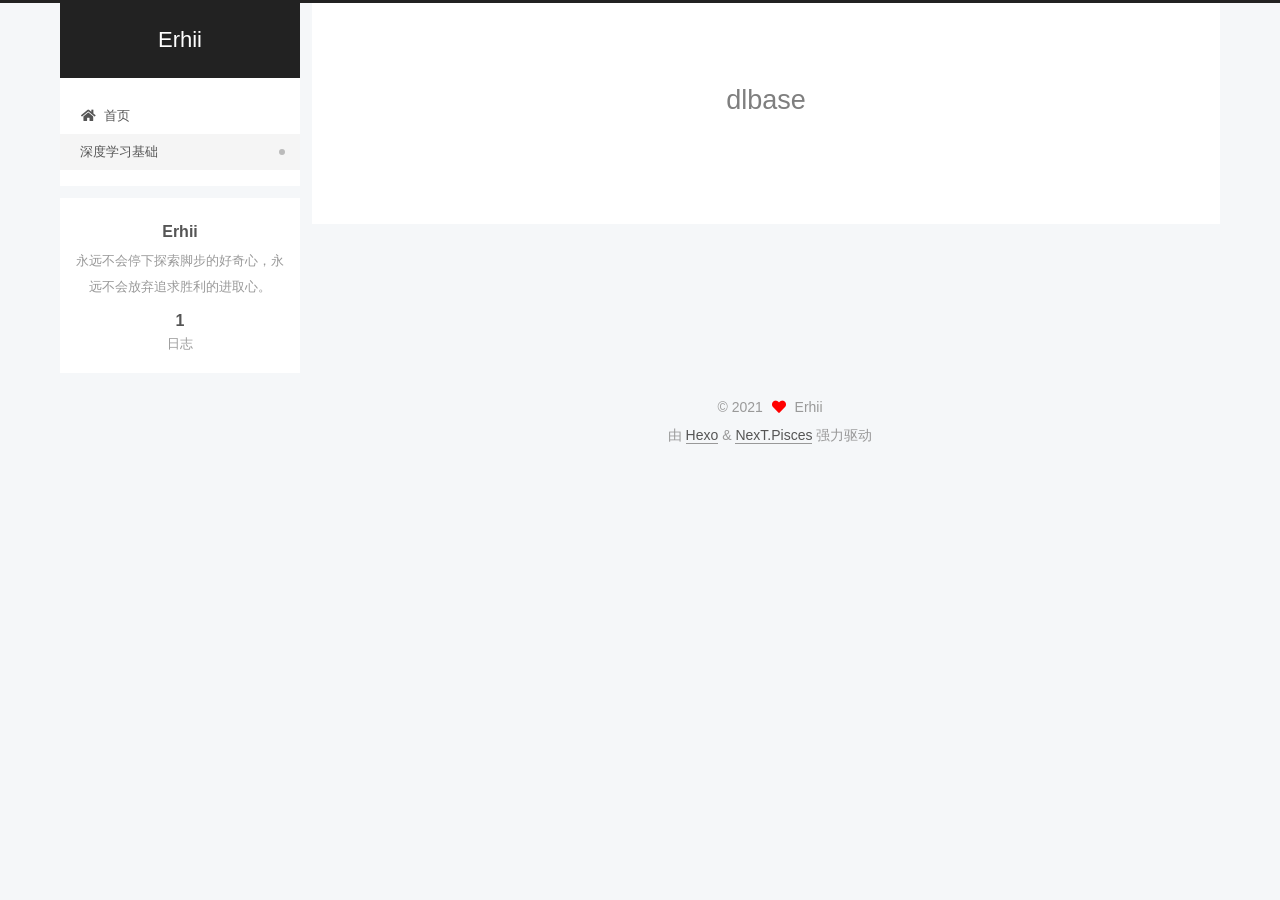
<file: dlbase/index.html>
<!DOCTYPE html>
<html lang="zh-CN">
<head>
  <meta charset="UTF-8">
<meta name="viewport" content="width=device-width, initial-scale=1, maximum-scale=2">
<meta name="theme-color" content="#222">
<meta name="generator" content="Hexo 5.4.0">
  <link rel="apple-touch-icon" sizes="180x180" href="/images/apple-touch-icon-next.png">
  <link rel="icon" type="image/png" sizes="32x32" href="/images/favicon-32x32-next.png">
  <link rel="icon" type="image/png" sizes="16x16" href="/images/favicon-16x16-next.png">
  <link rel="mask-icon" href="/images/logo.svg" color="#222">

<link rel="stylesheet" href="/css/main.css">


<link rel="stylesheet" href="/lib/font-awesome/css/all.min.css">

<script id="hexo-configurations">
    var NexT = window.NexT || {};
    var CONFIG = {"hostname":"example.com","root":"/","scheme":"Pisces","version":"7.8.0","exturl":false,"sidebar":{"position":"left","display":"post","padding":18,"offset":12,"onmobile":false},"copycode":{"enable":false,"show_result":false,"style":null},"back2top":{"enable":true,"sidebar":false,"scrollpercent":false},"bookmark":{"enable":false,"color":"#222","save":"auto"},"fancybox":false,"mediumzoom":false,"lazyload":false,"pangu":false,"comments":{"style":"tabs","active":null,"storage":true,"lazyload":false,"nav":null},"algolia":{"hits":{"per_page":10},"labels":{"input_placeholder":"Search for Posts","hits_empty":"We didn't find any results for the search: ${query}","hits_stats":"${hits} results found in ${time} ms"}},"localsearch":{"enable":false,"trigger":"auto","top_n_per_article":1,"unescape":false,"preload":false},"motion":{"enable":true,"async":false,"transition":{"post_block":"fadeIn","post_header":"slideDownIn","post_body":"slideDownIn","coll_header":"slideLeftIn","sidebar":"slideUpIn"}}};
  </script>

  <meta name="description" content="永远不会停下探索脚步的好奇心，永远不会放弃追求胜利的进取心。">
<meta property="og:type" content="website">
<meta property="og:title" content="dlbase">
<meta property="og:url" content="http://example.com/dlbase/index.html">
<meta property="og:site_name" content="Erhii">
<meta property="og:description" content="永远不会停下探索脚步的好奇心，永远不会放弃追求胜利的进取心。">
<meta property="og:locale" content="zh_CN">
<meta property="article:published_time" content="2021-09-13T08:55:54.000Z">
<meta property="article:modified_time" content="2021-09-13T08:55:54.665Z">
<meta property="article:author" content="Erhii">
<meta name="twitter:card" content="summary">

<link rel="canonical" href="http://example.com/dlbase/">


<script id="page-configurations">
  // https://hexo.io/docs/variables.html
  CONFIG.page = {
    sidebar: "",
    isHome : false,
    isPost : false,
    lang   : 'zh-CN'
  };
</script>

  <title>dlbase | Erhii
</title>
  






  <noscript>
  <style>
  .use-motion .brand,
  .use-motion .menu-item,
  .sidebar-inner,
  .use-motion .post-block,
  .use-motion .pagination,
  .use-motion .comments,
  .use-motion .post-header,
  .use-motion .post-body,
  .use-motion .collection-header { opacity: initial; }

  .use-motion .site-title,
  .use-motion .site-subtitle {
    opacity: initial;
    top: initial;
  }

  .use-motion .logo-line-before i { left: initial; }
  .use-motion .logo-line-after i { right: initial; }
  </style>
</noscript>

</head>

<body itemscope itemtype="http://schema.org/WebPage">
  <div class="container use-motion">
    <div class="headband"></div>

    <header class="header" itemscope itemtype="http://schema.org/WPHeader">
      <div class="header-inner"><div class="site-brand-container">
  <div class="site-nav-toggle">
    <div class="toggle" aria-label="切换导航栏">
      <span class="toggle-line toggle-line-first"></span>
      <span class="toggle-line toggle-line-middle"></span>
      <span class="toggle-line toggle-line-last"></span>
    </div>
  </div>

  <div class="site-meta">

    <a href="/" class="brand" rel="start">
      <span class="logo-line-before"><i></i></span>
      <h1 class="site-title">Erhii</h1>
      <span class="logo-line-after"><i></i></span>
    </a>
  </div>

  <div class="site-nav-right">
    <div class="toggle popup-trigger">
    </div>
  </div>
</div>




<nav class="site-nav">
  <ul id="menu" class="main-menu menu">
        <li class="menu-item menu-item-home">

    <a href="/" rel="section"><i class="fa fa-home fa-fw"></i>首页</a>

  </li>
        <li class="menu-item menu-item-dlbase">

    <a href="/dlbase/" rel="section"><i class="graduation-cap fa-fw"></i>深度学习基础</a>

  </li>
  </ul>
</nav>




</div>
    </header>

    
  <div class="back-to-top">
    <i class="fa fa-arrow-up"></i>
    <span>0%</span>
  </div>


    <main class="main">
      <div class="main-inner">
        <div class="content-wrap">
          
  
  

          <div class="content page posts-expand">
            

    
    
    
    <div class="post-block" lang="zh-CN">
      <header class="post-header">

<h1 class="post-title" itemprop="name headline">dlbase
</h1>

<div class="post-meta">
  

</div>

</header>

      
      
      
      <div class="post-body">
          
      </div>
      
      
      
    </div>
    

    
    
    


          </div>
          

<script>
  window.addEventListener('tabs:register', () => {
    let { activeClass } = CONFIG.comments;
    if (CONFIG.comments.storage) {
      activeClass = localStorage.getItem('comments_active') || activeClass;
    }
    if (activeClass) {
      let activeTab = document.querySelector(`a[href="#comment-${activeClass}"]`);
      if (activeTab) {
        activeTab.click();
      }
    }
  });
  if (CONFIG.comments.storage) {
    window.addEventListener('tabs:click', event => {
      if (!event.target.matches('.tabs-comment .tab-content .tab-pane')) return;
      let commentClass = event.target.classList[1];
      localStorage.setItem('comments_active', commentClass);
    });
  }
</script>

        </div>
          
  
  <div class="toggle sidebar-toggle">
    <span class="toggle-line toggle-line-first"></span>
    <span class="toggle-line toggle-line-middle"></span>
    <span class="toggle-line toggle-line-last"></span>
  </div>

  <aside class="sidebar">
    <div class="sidebar-inner">

      <ul class="sidebar-nav motion-element">
        <li class="sidebar-nav-toc">
          文章目录
        </li>
        <li class="sidebar-nav-overview">
          站点概览
        </li>
      </ul>

      <!--noindex-->
      <div class="post-toc-wrap sidebar-panel">
      </div>
      <!--/noindex-->

      <div class="site-overview-wrap sidebar-panel">
        <div class="site-author motion-element" itemprop="author" itemscope itemtype="http://schema.org/Person">
  <p class="site-author-name" itemprop="name">Erhii</p>
  <div class="site-description" itemprop="description">永远不会停下探索脚步的好奇心，永远不会放弃追求胜利的进取心。</div>
</div>
<div class="site-state-wrap motion-element">
  <nav class="site-state">
      <div class="site-state-item site-state-posts">
          <a href="/archives">
          <span class="site-state-item-count">1</span>
          <span class="site-state-item-name">日志</span>
        </a>
      </div>
  </nav>
</div>



      </div>

    </div>
  </aside>
  <div id="sidebar-dimmer"></div>


      </div>
    </main>

    <footer class="footer">
      <div class="footer-inner">
        

        

<div class="copyright">
  
  &copy; 
  <span itemprop="copyrightYear">2021</span>
  <span class="with-love">
    <i class="fa fa-heart"></i>
  </span>
  <span class="author" itemprop="copyrightHolder">Erhii</span>
</div>
  <div class="powered-by">由 <a href="https://hexo.io/" class="theme-link" rel="noopener" target="_blank">Hexo</a> & <a href="https://pisces.theme-next.org/" class="theme-link" rel="noopener" target="_blank">NexT.Pisces</a> 强力驱动
  </div>

        








      </div>
    </footer>
  </div>

  
  <script src="/lib/anime.min.js"></script>
  <script src="/lib/velocity/velocity.min.js"></script>
  <script src="/lib/velocity/velocity.ui.min.js"></script>

<script src="/js/utils.js"></script>

<script src="/js/motion.js"></script>


<script src="/js/schemes/pisces.js"></script>


<script src="/js/next-boot.js"></script>




  















  

  

</body>
</html>
</file>
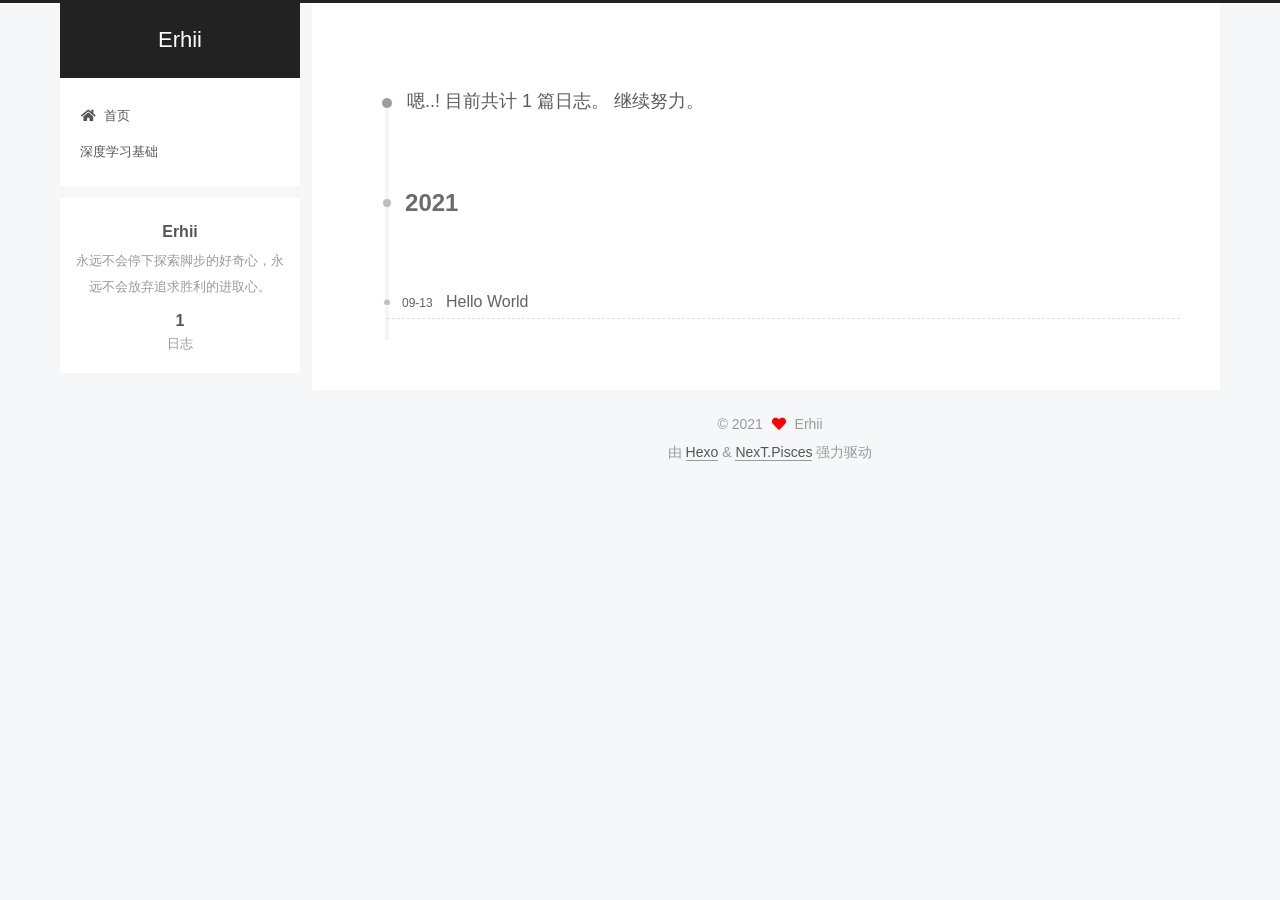
<file: archives/2021/index.html>
<!DOCTYPE html>
<html lang="zh-CN">
<head>
  <meta charset="UTF-8">
<meta name="viewport" content="width=device-width, initial-scale=1, maximum-scale=2">
<meta name="theme-color" content="#222">
<meta name="generator" content="Hexo 5.4.0">
  <link rel="apple-touch-icon" sizes="180x180" href="/images/apple-touch-icon-next.png">
  <link rel="icon" type="image/png" sizes="32x32" href="/images/favicon-32x32-next.png">
  <link rel="icon" type="image/png" sizes="16x16" href="/images/favicon-16x16-next.png">
  <link rel="mask-icon" href="/images/logo.svg" color="#222">

<link rel="stylesheet" href="/css/main.css">


<link rel="stylesheet" href="/lib/font-awesome/css/all.min.css">

<script id="hexo-configurations">
    var NexT = window.NexT || {};
    var CONFIG = {"hostname":"example.com","root":"/","scheme":"Pisces","version":"7.8.0","exturl":false,"sidebar":{"position":"left","display":"post","padding":18,"offset":12,"onmobile":false},"copycode":{"enable":false,"show_result":false,"style":null},"back2top":{"enable":true,"sidebar":false,"scrollpercent":false},"bookmark":{"enable":false,"color":"#222","save":"auto"},"fancybox":false,"mediumzoom":false,"lazyload":false,"pangu":false,"comments":{"style":"tabs","active":null,"storage":true,"lazyload":false,"nav":null},"algolia":{"hits":{"per_page":10},"labels":{"input_placeholder":"Search for Posts","hits_empty":"We didn't find any results for the search: ${query}","hits_stats":"${hits} results found in ${time} ms"}},"localsearch":{"enable":false,"trigger":"auto","top_n_per_article":1,"unescape":false,"preload":false},"motion":{"enable":true,"async":false,"transition":{"post_block":"fadeIn","post_header":"slideDownIn","post_body":"slideDownIn","coll_header":"slideLeftIn","sidebar":"slideUpIn"}}};
  </script>

  <meta name="description" content="永远不会停下探索脚步的好奇心，永远不会放弃追求胜利的进取心。">
<meta property="og:type" content="website">
<meta property="og:title" content="Erhii">
<meta property="og:url" content="http://example.com/archives/2021/index.html">
<meta property="og:site_name" content="Erhii">
<meta property="og:description" content="永远不会停下探索脚步的好奇心，永远不会放弃追求胜利的进取心。">
<meta property="og:locale" content="zh_CN">
<meta property="article:author" content="Erhii">
<meta name="twitter:card" content="summary">

<link rel="canonical" href="http://example.com/archives/2021/">


<script id="page-configurations">
  // https://hexo.io/docs/variables.html
  CONFIG.page = {
    sidebar: "",
    isHome : false,
    isPost : false,
    lang   : 'zh-CN'
  };
</script>

  <title>归档 | Erhii</title>
  






  <noscript>
  <style>
  .use-motion .brand,
  .use-motion .menu-item,
  .sidebar-inner,
  .use-motion .post-block,
  .use-motion .pagination,
  .use-motion .comments,
  .use-motion .post-header,
  .use-motion .post-body,
  .use-motion .collection-header { opacity: initial; }

  .use-motion .site-title,
  .use-motion .site-subtitle {
    opacity: initial;
    top: initial;
  }

  .use-motion .logo-line-before i { left: initial; }
  .use-motion .logo-line-after i { right: initial; }
  </style>
</noscript>

</head>

<body itemscope itemtype="http://schema.org/WebPage">
  <div class="container use-motion">
    <div class="headband"></div>

    <header class="header" itemscope itemtype="http://schema.org/WPHeader">
      <div class="header-inner"><div class="site-brand-container">
  <div class="site-nav-toggle">
    <div class="toggle" aria-label="切换导航栏">
      <span class="toggle-line toggle-line-first"></span>
      <span class="toggle-line toggle-line-middle"></span>
      <span class="toggle-line toggle-line-last"></span>
    </div>
  </div>

  <div class="site-meta">

    <a href="/" class="brand" rel="start">
      <span class="logo-line-before"><i></i></span>
      <h1 class="site-title">Erhii</h1>
      <span class="logo-line-after"><i></i></span>
    </a>
  </div>

  <div class="site-nav-right">
    <div class="toggle popup-trigger">
    </div>
  </div>
</div>




<nav class="site-nav">
  <ul id="menu" class="main-menu menu">
        <li class="menu-item menu-item-home">

    <a href="/" rel="section"><i class="fa fa-home fa-fw"></i>首页</a>

  </li>
        <li class="menu-item menu-item-dlbase">

    <a href="/dlbase/" rel="section"><i class="graduation-cap fa-fw"></i>深度学习基础</a>

  </li>
  </ul>
</nav>




</div>
    </header>

    
  <div class="back-to-top">
    <i class="fa fa-arrow-up"></i>
    <span>0%</span>
  </div>


    <main class="main">
      <div class="main-inner">
        <div class="content-wrap">
          

          <div class="content archive">
            

  
  
  
  <div class="post-block">
    <div class="posts-collapse">
      <div class="collection-title">
        <span class="collection-header">嗯..! 目前共计 1 篇日志。 继续努力。</span>
      </div>

      
    <div class="collection-year">
      <span class="collection-header">2021</span>
    </div>

  <article itemscope itemtype="http://schema.org/Article">
    <header class="post-header">

      <div class="post-meta">
        <time itemprop="dateCreated"
              datetime="2021-09-13T15:35:00+08:00"
              content="2021-09-13">
          09-13
        </time>
      </div>

      <div class="post-title">
          <a class="post-title-link" href="/2021/09/13/hello-world/" itemprop="url">
            <span itemprop="name">Hello World</span>
          </a>
      </div>

    </header>
  </article>


    </div>
  </div>
  
  
  

  



          </div>
          

<script>
  window.addEventListener('tabs:register', () => {
    let { activeClass } = CONFIG.comments;
    if (CONFIG.comments.storage) {
      activeClass = localStorage.getItem('comments_active') || activeClass;
    }
    if (activeClass) {
      let activeTab = document.querySelector(`a[href="#comment-${activeClass}"]`);
      if (activeTab) {
        activeTab.click();
      }
    }
  });
  if (CONFIG.comments.storage) {
    window.addEventListener('tabs:click', event => {
      if (!event.target.matches('.tabs-comment .tab-content .tab-pane')) return;
      let commentClass = event.target.classList[1];
      localStorage.setItem('comments_active', commentClass);
    });
  }
</script>

        </div>
          
  
  <div class="toggle sidebar-toggle">
    <span class="toggle-line toggle-line-first"></span>
    <span class="toggle-line toggle-line-middle"></span>
    <span class="toggle-line toggle-line-last"></span>
  </div>

  <aside class="sidebar">
    <div class="sidebar-inner">

      <ul class="sidebar-nav motion-element">
        <li class="sidebar-nav-toc">
          文章目录
        </li>
        <li class="sidebar-nav-overview">
          站点概览
        </li>
      </ul>

      <!--noindex-->
      <div class="post-toc-wrap sidebar-panel">
      </div>
      <!--/noindex-->

      <div class="site-overview-wrap sidebar-panel">
        <div class="site-author motion-element" itemprop="author" itemscope itemtype="http://schema.org/Person">
  <p class="site-author-name" itemprop="name">Erhii</p>
  <div class="site-description" itemprop="description">永远不会停下探索脚步的好奇心，永远不会放弃追求胜利的进取心。</div>
</div>
<div class="site-state-wrap motion-element">
  <nav class="site-state">
      <div class="site-state-item site-state-posts">
          <a href="/archives">
          <span class="site-state-item-count">1</span>
          <span class="site-state-item-name">日志</span>
        </a>
      </div>
  </nav>
</div>



      </div>

    </div>
  </aside>
  <div id="sidebar-dimmer"></div>


      </div>
    </main>

    <footer class="footer">
      <div class="footer-inner">
        

        

<div class="copyright">
  
  &copy; 
  <span itemprop="copyrightYear">2021</span>
  <span class="with-love">
    <i class="fa fa-heart"></i>
  </span>
  <span class="author" itemprop="copyrightHolder">Erhii</span>
</div>
  <div class="powered-by">由 <a href="https://hexo.io/" class="theme-link" rel="noopener" target="_blank">Hexo</a> & <a href="https://pisces.theme-next.org/" class="theme-link" rel="noopener" target="_blank">NexT.Pisces</a> 强力驱动
  </div>

        








      </div>
    </footer>
  </div>

  
  <script src="/lib/anime.min.js"></script>
  <script src="/lib/velocity/velocity.min.js"></script>
  <script src="/lib/velocity/velocity.ui.min.js"></script>

<script src="/js/utils.js"></script>

<script src="/js/motion.js"></script>


<script src="/js/schemes/pisces.js"></script>


<script src="/js/next-boot.js"></script>




  















  

  

</body>
</html>
</file>
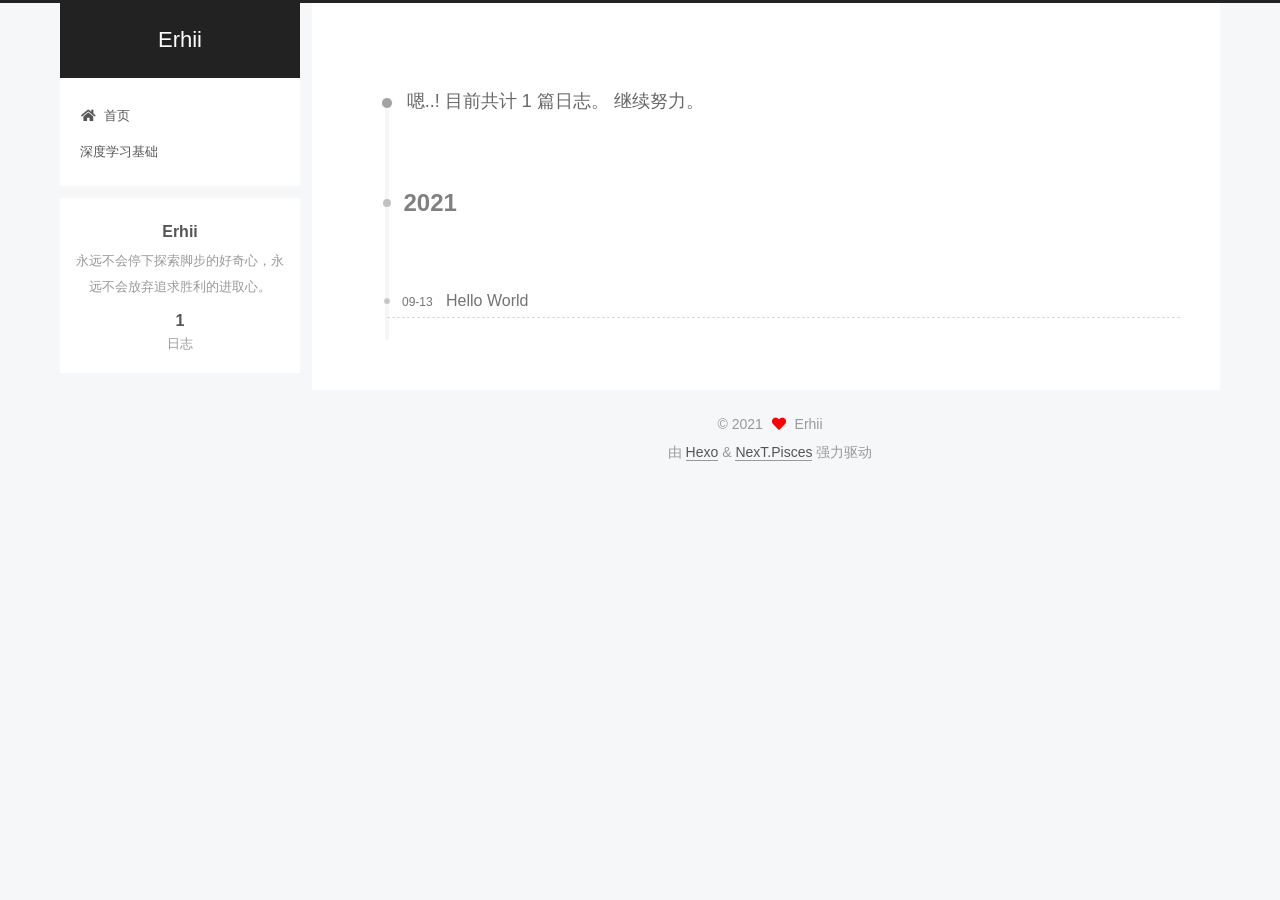
<file: archives/2021/09/index.html>
<!DOCTYPE html>
<html lang="zh-CN">
<head>
  <meta charset="UTF-8">
<meta name="viewport" content="width=device-width, initial-scale=1, maximum-scale=2">
<meta name="theme-color" content="#222">
<meta name="generator" content="Hexo 5.4.0">
  <link rel="apple-touch-icon" sizes="180x180" href="/images/apple-touch-icon-next.png">
  <link rel="icon" type="image/png" sizes="32x32" href="/images/favicon-32x32-next.png">
  <link rel="icon" type="image/png" sizes="16x16" href="/images/favicon-16x16-next.png">
  <link rel="mask-icon" href="/images/logo.svg" color="#222">

<link rel="stylesheet" href="/css/main.css">


<link rel="stylesheet" href="/lib/font-awesome/css/all.min.css">

<script id="hexo-configurations">
    var NexT = window.NexT || {};
    var CONFIG = {"hostname":"example.com","root":"/","scheme":"Pisces","version":"7.8.0","exturl":false,"sidebar":{"position":"left","display":"post","padding":18,"offset":12,"onmobile":false},"copycode":{"enable":false,"show_result":false,"style":null},"back2top":{"enable":true,"sidebar":false,"scrollpercent":false},"bookmark":{"enable":false,"color":"#222","save":"auto"},"fancybox":false,"mediumzoom":false,"lazyload":false,"pangu":false,"comments":{"style":"tabs","active":null,"storage":true,"lazyload":false,"nav":null},"algolia":{"hits":{"per_page":10},"labels":{"input_placeholder":"Search for Posts","hits_empty":"We didn't find any results for the search: ${query}","hits_stats":"${hits} results found in ${time} ms"}},"localsearch":{"enable":false,"trigger":"auto","top_n_per_article":1,"unescape":false,"preload":false},"motion":{"enable":true,"async":false,"transition":{"post_block":"fadeIn","post_header":"slideDownIn","post_body":"slideDownIn","coll_header":"slideLeftIn","sidebar":"slideUpIn"}}};
  </script>

  <meta name="description" content="永远不会停下探索脚步的好奇心，永远不会放弃追求胜利的进取心。">
<meta property="og:type" content="website">
<meta property="og:title" content="Erhii">
<meta property="og:url" content="http://example.com/archives/2021/09/index.html">
<meta property="og:site_name" content="Erhii">
<meta property="og:description" content="永远不会停下探索脚步的好奇心，永远不会放弃追求胜利的进取心。">
<meta property="og:locale" content="zh_CN">
<meta property="article:author" content="Erhii">
<meta name="twitter:card" content="summary">

<link rel="canonical" href="http://example.com/archives/2021/09/">


<script id="page-configurations">
  // https://hexo.io/docs/variables.html
  CONFIG.page = {
    sidebar: "",
    isHome : false,
    isPost : false,
    lang   : 'zh-CN'
  };
</script>

  <title>归档 | Erhii</title>
  






  <noscript>
  <style>
  .use-motion .brand,
  .use-motion .menu-item,
  .sidebar-inner,
  .use-motion .post-block,
  .use-motion .pagination,
  .use-motion .comments,
  .use-motion .post-header,
  .use-motion .post-body,
  .use-motion .collection-header { opacity: initial; }

  .use-motion .site-title,
  .use-motion .site-subtitle {
    opacity: initial;
    top: initial;
  }

  .use-motion .logo-line-before i { left: initial; }
  .use-motion .logo-line-after i { right: initial; }
  </style>
</noscript>

</head>

<body itemscope itemtype="http://schema.org/WebPage">
  <div class="container use-motion">
    <div class="headband"></div>

    <header class="header" itemscope itemtype="http://schema.org/WPHeader">
      <div class="header-inner"><div class="site-brand-container">
  <div class="site-nav-toggle">
    <div class="toggle" aria-label="切换导航栏">
      <span class="toggle-line toggle-line-first"></span>
      <span class="toggle-line toggle-line-middle"></span>
      <span class="toggle-line toggle-line-last"></span>
    </div>
  </div>

  <div class="site-meta">

    <a href="/" class="brand" rel="start">
      <span class="logo-line-before"><i></i></span>
      <h1 class="site-title">Erhii</h1>
      <span class="logo-line-after"><i></i></span>
    </a>
  </div>

  <div class="site-nav-right">
    <div class="toggle popup-trigger">
    </div>
  </div>
</div>




<nav class="site-nav">
  <ul id="menu" class="main-menu menu">
        <li class="menu-item menu-item-home">

    <a href="/" rel="section"><i class="fa fa-home fa-fw"></i>首页</a>

  </li>
        <li class="menu-item menu-item-dlbase">

    <a href="/dlbase/" rel="section"><i class="graduation-cap fa-fw"></i>深度学习基础</a>

  </li>
  </ul>
</nav>




</div>
    </header>

    
  <div class="back-to-top">
    <i class="fa fa-arrow-up"></i>
    <span>0%</span>
  </div>


    <main class="main">
      <div class="main-inner">
        <div class="content-wrap">
          

          <div class="content archive">
            

  
  
  
  <div class="post-block">
    <div class="posts-collapse">
      <div class="collection-title">
        <span class="collection-header">嗯..! 目前共计 1 篇日志。 继续努力。</span>
      </div>

      
    <div class="collection-year">
      <span class="collection-header">2021</span>
    </div>

  <article itemscope itemtype="http://schema.org/Article">
    <header class="post-header">

      <div class="post-meta">
        <time itemprop="dateCreated"
              datetime="2021-09-13T15:35:00+08:00"
              content="2021-09-13">
          09-13
        </time>
      </div>

      <div class="post-title">
          <a class="post-title-link" href="/2021/09/13/hello-world/" itemprop="url">
            <span itemprop="name">Hello World</span>
          </a>
      </div>

    </header>
  </article>


    </div>
  </div>
  
  
  

  



          </div>
          

<script>
  window.addEventListener('tabs:register', () => {
    let { activeClass } = CONFIG.comments;
    if (CONFIG.comments.storage) {
      activeClass = localStorage.getItem('comments_active') || activeClass;
    }
    if (activeClass) {
      let activeTab = document.querySelector(`a[href="#comment-${activeClass}"]`);
      if (activeTab) {
        activeTab.click();
      }
    }
  });
  if (CONFIG.comments.storage) {
    window.addEventListener('tabs:click', event => {
      if (!event.target.matches('.tabs-comment .tab-content .tab-pane')) return;
      let commentClass = event.target.classList[1];
      localStorage.setItem('comments_active', commentClass);
    });
  }
</script>

        </div>
          
  
  <div class="toggle sidebar-toggle">
    <span class="toggle-line toggle-line-first"></span>
    <span class="toggle-line toggle-line-middle"></span>
    <span class="toggle-line toggle-line-last"></span>
  </div>

  <aside class="sidebar">
    <div class="sidebar-inner">

      <ul class="sidebar-nav motion-element">
        <li class="sidebar-nav-toc">
          文章目录
        </li>
        <li class="sidebar-nav-overview">
          站点概览
        </li>
      </ul>

      <!--noindex-->
      <div class="post-toc-wrap sidebar-panel">
      </div>
      <!--/noindex-->

      <div class="site-overview-wrap sidebar-panel">
        <div class="site-author motion-element" itemprop="author" itemscope itemtype="http://schema.org/Person">
  <p class="site-author-name" itemprop="name">Erhii</p>
  <div class="site-description" itemprop="description">永远不会停下探索脚步的好奇心，永远不会放弃追求胜利的进取心。</div>
</div>
<div class="site-state-wrap motion-element">
  <nav class="site-state">
      <div class="site-state-item site-state-posts">
          <a href="/archives">
          <span class="site-state-item-count">1</span>
          <span class="site-state-item-name">日志</span>
        </a>
      </div>
  </nav>
</div>



      </div>

    </div>
  </aside>
  <div id="sidebar-dimmer"></div>


      </div>
    </main>

    <footer class="footer">
      <div class="footer-inner">
        

        

<div class="copyright">
  
  &copy; 
  <span itemprop="copyrightYear">2021</span>
  <span class="with-love">
    <i class="fa fa-heart"></i>
  </span>
  <span class="author" itemprop="copyrightHolder">Erhii</span>
</div>
  <div class="powered-by">由 <a href="https://hexo.io/" class="theme-link" rel="noopener" target="_blank">Hexo</a> & <a href="https://pisces.theme-next.org/" class="theme-link" rel="noopener" target="_blank">NexT.Pisces</a> 强力驱动
  </div>

        








      </div>
    </footer>
  </div>

  
  <script src="/lib/anime.min.js"></script>
  <script src="/lib/velocity/velocity.min.js"></script>
  <script src="/lib/velocity/velocity.ui.min.js"></script>

<script src="/js/utils.js"></script>

<script src="/js/motion.js"></script>


<script src="/js/schemes/pisces.js"></script>


<script src="/js/next-boot.js"></script>




  















  

  

</body>
</html>
</file>
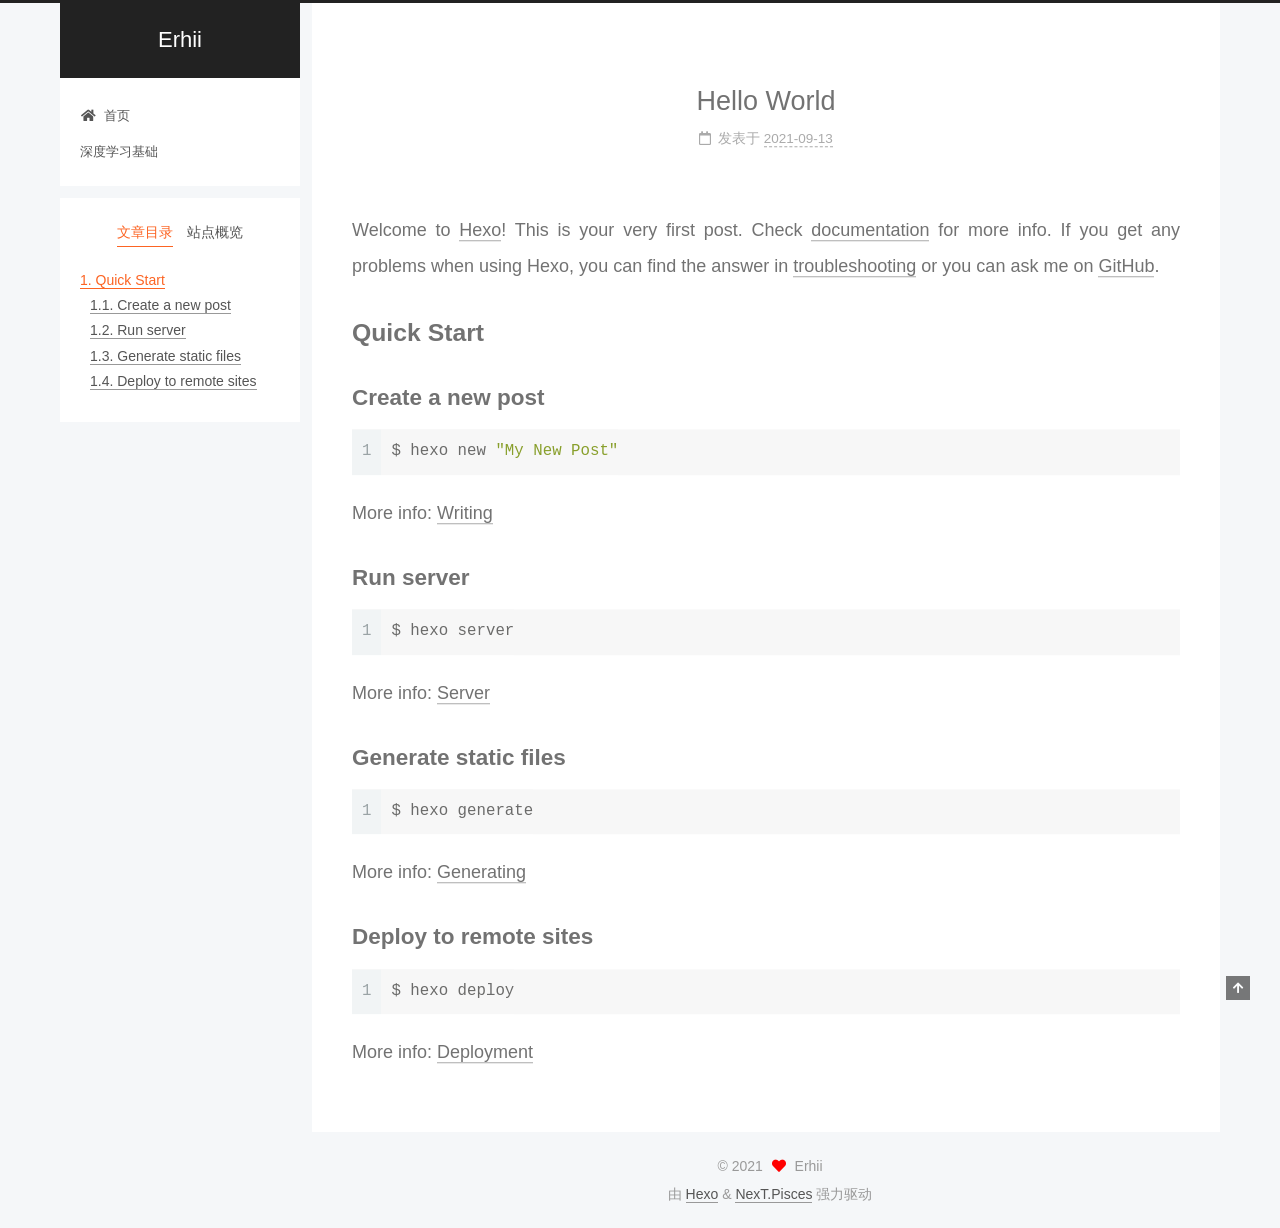
<file: 2021/09/13/hello-world/index.html>
<!DOCTYPE html>
<html lang="zh-CN">
<head>
  <meta charset="UTF-8">
<meta name="viewport" content="width=device-width, initial-scale=1, maximum-scale=2">
<meta name="theme-color" content="#222">
<meta name="generator" content="Hexo 5.4.0">
  <link rel="apple-touch-icon" sizes="180x180" href="/images/apple-touch-icon-next.png">
  <link rel="icon" type="image/png" sizes="32x32" href="/images/favicon-32x32-next.png">
  <link rel="icon" type="image/png" sizes="16x16" href="/images/favicon-16x16-next.png">
  <link rel="mask-icon" href="/images/logo.svg" color="#222">

<link rel="stylesheet" href="/css/main.css">


<link rel="stylesheet" href="/lib/font-awesome/css/all.min.css">

<script id="hexo-configurations">
    var NexT = window.NexT || {};
    var CONFIG = {"hostname":"example.com","root":"/","scheme":"Pisces","version":"7.8.0","exturl":false,"sidebar":{"position":"left","display":"post","padding":18,"offset":12,"onmobile":false},"copycode":{"enable":false,"show_result":false,"style":null},"back2top":{"enable":true,"sidebar":false,"scrollpercent":false},"bookmark":{"enable":false,"color":"#222","save":"auto"},"fancybox":false,"mediumzoom":false,"lazyload":false,"pangu":false,"comments":{"style":"tabs","active":null,"storage":true,"lazyload":false,"nav":null},"algolia":{"hits":{"per_page":10},"labels":{"input_placeholder":"Search for Posts","hits_empty":"We didn't find any results for the search: ${query}","hits_stats":"${hits} results found in ${time} ms"}},"localsearch":{"enable":false,"trigger":"auto","top_n_per_article":1,"unescape":false,"preload":false},"motion":{"enable":true,"async":false,"transition":{"post_block":"fadeIn","post_header":"slideDownIn","post_body":"slideDownIn","coll_header":"slideLeftIn","sidebar":"slideUpIn"}}};
  </script>

  <meta name="description" content="Welcome to Hexo! This is your very first post. Check documentation for more info. If you get any problems when using Hexo, you can find the answer in troubleshooting or you can ask me on GitHub. Quick">
<meta property="og:type" content="article">
<meta property="og:title" content="Hello World">
<meta property="og:url" content="http://example.com/2021/09/13/hello-world/index.html">
<meta property="og:site_name" content="Erhii">
<meta property="og:description" content="Welcome to Hexo! This is your very first post. Check documentation for more info. If you get any problems when using Hexo, you can find the answer in troubleshooting or you can ask me on GitHub. Quick">
<meta property="og:locale" content="zh_CN">
<meta property="article:published_time" content="2021-09-13T07:35:00.680Z">
<meta property="article:modified_time" content="2021-09-13T07:35:00.680Z">
<meta property="article:author" content="Erhii">
<meta name="twitter:card" content="summary">

<link rel="canonical" href="http://example.com/2021/09/13/hello-world/">


<script id="page-configurations">
  // https://hexo.io/docs/variables.html
  CONFIG.page = {
    sidebar: "",
    isHome : false,
    isPost : true,
    lang   : 'zh-CN'
  };
</script>

  <title>Hello World | Erhii</title>
  






  <noscript>
  <style>
  .use-motion .brand,
  .use-motion .menu-item,
  .sidebar-inner,
  .use-motion .post-block,
  .use-motion .pagination,
  .use-motion .comments,
  .use-motion .post-header,
  .use-motion .post-body,
  .use-motion .collection-header { opacity: initial; }

  .use-motion .site-title,
  .use-motion .site-subtitle {
    opacity: initial;
    top: initial;
  }

  .use-motion .logo-line-before i { left: initial; }
  .use-motion .logo-line-after i { right: initial; }
  </style>
</noscript>

</head>

<body itemscope itemtype="http://schema.org/WebPage">
  <div class="container use-motion">
    <div class="headband"></div>

    <header class="header" itemscope itemtype="http://schema.org/WPHeader">
      <div class="header-inner"><div class="site-brand-container">
  <div class="site-nav-toggle">
    <div class="toggle" aria-label="切换导航栏">
      <span class="toggle-line toggle-line-first"></span>
      <span class="toggle-line toggle-line-middle"></span>
      <span class="toggle-line toggle-line-last"></span>
    </div>
  </div>

  <div class="site-meta">

    <a href="/" class="brand" rel="start">
      <span class="logo-line-before"><i></i></span>
      <h1 class="site-title">Erhii</h1>
      <span class="logo-line-after"><i></i></span>
    </a>
  </div>

  <div class="site-nav-right">
    <div class="toggle popup-trigger">
    </div>
  </div>
</div>




<nav class="site-nav">
  <ul id="menu" class="main-menu menu">
        <li class="menu-item menu-item-home">

    <a href="/" rel="section"><i class="fa fa-home fa-fw"></i>首页</a>

  </li>
        <li class="menu-item menu-item-dlbase">

    <a href="/dlbase/" rel="section"><i class="graduation-cap fa-fw"></i>深度学习基础</a>

  </li>
  </ul>
</nav>




</div>
    </header>

    
  <div class="back-to-top">
    <i class="fa fa-arrow-up"></i>
    <span>0%</span>
  </div>


    <main class="main">
      <div class="main-inner">
        <div class="content-wrap">
          

          <div class="content post posts-expand">
            

    
  
  
  <article itemscope itemtype="http://schema.org/Article" class="post-block" lang="zh-CN">
    <link itemprop="mainEntityOfPage" href="http://example.com/2021/09/13/hello-world/">

    <span hidden itemprop="author" itemscope itemtype="http://schema.org/Person">
      <meta itemprop="image" content="/images/avatar.gif">
      <meta itemprop="name" content="Erhii">
      <meta itemprop="description" content="永远不会停下探索脚步的好奇心，永远不会放弃追求胜利的进取心。">
    </span>

    <span hidden itemprop="publisher" itemscope itemtype="http://schema.org/Organization">
      <meta itemprop="name" content="Erhii">
    </span>
      <header class="post-header">
        <h1 class="post-title" itemprop="name headline">
          Hello World
        </h1>

        <div class="post-meta">
            <span class="post-meta-item">
              <span class="post-meta-item-icon">
                <i class="far fa-calendar"></i>
              </span>
              <span class="post-meta-item-text">发表于</span>

              <time title="创建时间：2021-09-13 15:35:00" itemprop="dateCreated datePublished" datetime="2021-09-13T15:35:00+08:00">2021-09-13</time>
            </span>

          

        </div>
      </header>

    
    
    
    <div class="post-body" itemprop="articleBody">

      
        <p>Welcome to <a target="_blank" rel="noopener" href="https://hexo.io/">Hexo</a>! This is your very first post. Check <a target="_blank" rel="noopener" href="https://hexo.io/docs/">documentation</a> for more info. If you get any problems when using Hexo, you can find the answer in <a target="_blank" rel="noopener" href="https://hexo.io/docs/troubleshooting.html">troubleshooting</a> or you can ask me on <a target="_blank" rel="noopener" href="https://github.com/hexojs/hexo/issues">GitHub</a>.</p>
<h2 id="Quick-Start"><a href="#Quick-Start" class="headerlink" title="Quick Start"></a>Quick Start</h2><h3 id="Create-a-new-post"><a href="#Create-a-new-post" class="headerlink" title="Create a new post"></a>Create a new post</h3><figure class="highlight bash"><table><tr><td class="gutter"><pre><span class="line">1</span><br></pre></td><td class="code"><pre><span class="line">$ hexo new <span class="string">&quot;My New Post&quot;</span></span><br></pre></td></tr></table></figure>

<p>More info: <a target="_blank" rel="noopener" href="https://hexo.io/docs/writing.html">Writing</a></p>
<h3 id="Run-server"><a href="#Run-server" class="headerlink" title="Run server"></a>Run server</h3><figure class="highlight bash"><table><tr><td class="gutter"><pre><span class="line">1</span><br></pre></td><td class="code"><pre><span class="line">$ hexo server</span><br></pre></td></tr></table></figure>

<p>More info: <a target="_blank" rel="noopener" href="https://hexo.io/docs/server.html">Server</a></p>
<h3 id="Generate-static-files"><a href="#Generate-static-files" class="headerlink" title="Generate static files"></a>Generate static files</h3><figure class="highlight bash"><table><tr><td class="gutter"><pre><span class="line">1</span><br></pre></td><td class="code"><pre><span class="line">$ hexo generate</span><br></pre></td></tr></table></figure>

<p>More info: <a target="_blank" rel="noopener" href="https://hexo.io/docs/generating.html">Generating</a></p>
<h3 id="Deploy-to-remote-sites"><a href="#Deploy-to-remote-sites" class="headerlink" title="Deploy to remote sites"></a>Deploy to remote sites</h3><figure class="highlight bash"><table><tr><td class="gutter"><pre><span class="line">1</span><br></pre></td><td class="code"><pre><span class="line">$ hexo deploy</span><br></pre></td></tr></table></figure>

<p>More info: <a target="_blank" rel="noopener" href="https://hexo.io/docs/one-command-deployment.html">Deployment</a></p>

    </div>

    
    
    

      <footer class="post-footer">

        


        
      </footer>
    
  </article>
  
  
  



          </div>
          

<script>
  window.addEventListener('tabs:register', () => {
    let { activeClass } = CONFIG.comments;
    if (CONFIG.comments.storage) {
      activeClass = localStorage.getItem('comments_active') || activeClass;
    }
    if (activeClass) {
      let activeTab = document.querySelector(`a[href="#comment-${activeClass}"]`);
      if (activeTab) {
        activeTab.click();
      }
    }
  });
  if (CONFIG.comments.storage) {
    window.addEventListener('tabs:click', event => {
      if (!event.target.matches('.tabs-comment .tab-content .tab-pane')) return;
      let commentClass = event.target.classList[1];
      localStorage.setItem('comments_active', commentClass);
    });
  }
</script>

        </div>
          
  
  <div class="toggle sidebar-toggle">
    <span class="toggle-line toggle-line-first"></span>
    <span class="toggle-line toggle-line-middle"></span>
    <span class="toggle-line toggle-line-last"></span>
  </div>

  <aside class="sidebar">
    <div class="sidebar-inner">

      <ul class="sidebar-nav motion-element">
        <li class="sidebar-nav-toc">
          文章目录
        </li>
        <li class="sidebar-nav-overview">
          站点概览
        </li>
      </ul>

      <!--noindex-->
      <div class="post-toc-wrap sidebar-panel">
          <div class="post-toc motion-element"><ol class="nav"><li class="nav-item nav-level-2"><a class="nav-link" href="#Quick-Start"><span class="nav-number">1.</span> <span class="nav-text">Quick Start</span></a><ol class="nav-child"><li class="nav-item nav-level-3"><a class="nav-link" href="#Create-a-new-post"><span class="nav-number">1.1.</span> <span class="nav-text">Create a new post</span></a></li><li class="nav-item nav-level-3"><a class="nav-link" href="#Run-server"><span class="nav-number">1.2.</span> <span class="nav-text">Run server</span></a></li><li class="nav-item nav-level-3"><a class="nav-link" href="#Generate-static-files"><span class="nav-number">1.3.</span> <span class="nav-text">Generate static files</span></a></li><li class="nav-item nav-level-3"><a class="nav-link" href="#Deploy-to-remote-sites"><span class="nav-number">1.4.</span> <span class="nav-text">Deploy to remote sites</span></a></li></ol></li></ol></div>
      </div>
      <!--/noindex-->

      <div class="site-overview-wrap sidebar-panel">
        <div class="site-author motion-element" itemprop="author" itemscope itemtype="http://schema.org/Person">
  <p class="site-author-name" itemprop="name">Erhii</p>
  <div class="site-description" itemprop="description">永远不会停下探索脚步的好奇心，永远不会放弃追求胜利的进取心。</div>
</div>
<div class="site-state-wrap motion-element">
  <nav class="site-state">
      <div class="site-state-item site-state-posts">
          <a href="/archives">
          <span class="site-state-item-count">1</span>
          <span class="site-state-item-name">日志</span>
        </a>
      </div>
  </nav>
</div>



      </div>

    </div>
  </aside>
  <div id="sidebar-dimmer"></div>


      </div>
    </main>

    <footer class="footer">
      <div class="footer-inner">
        

        

<div class="copyright">
  
  &copy; 
  <span itemprop="copyrightYear">2021</span>
  <span class="with-love">
    <i class="fa fa-heart"></i>
  </span>
  <span class="author" itemprop="copyrightHolder">Erhii</span>
</div>
  <div class="powered-by">由 <a href="https://hexo.io/" class="theme-link" rel="noopener" target="_blank">Hexo</a> & <a href="https://pisces.theme-next.org/" class="theme-link" rel="noopener" target="_blank">NexT.Pisces</a> 强力驱动
  </div>

        








      </div>
    </footer>
  </div>

  
  <script src="/lib/anime.min.js"></script>
  <script src="/lib/velocity/velocity.min.js"></script>
  <script src="/lib/velocity/velocity.ui.min.js"></script>

<script src="/js/utils.js"></script>

<script src="/js/motion.js"></script>


<script src="/js/schemes/pisces.js"></script>


<script src="/js/next-boot.js"></script>




  















  

  

</body>
</html>
</file>
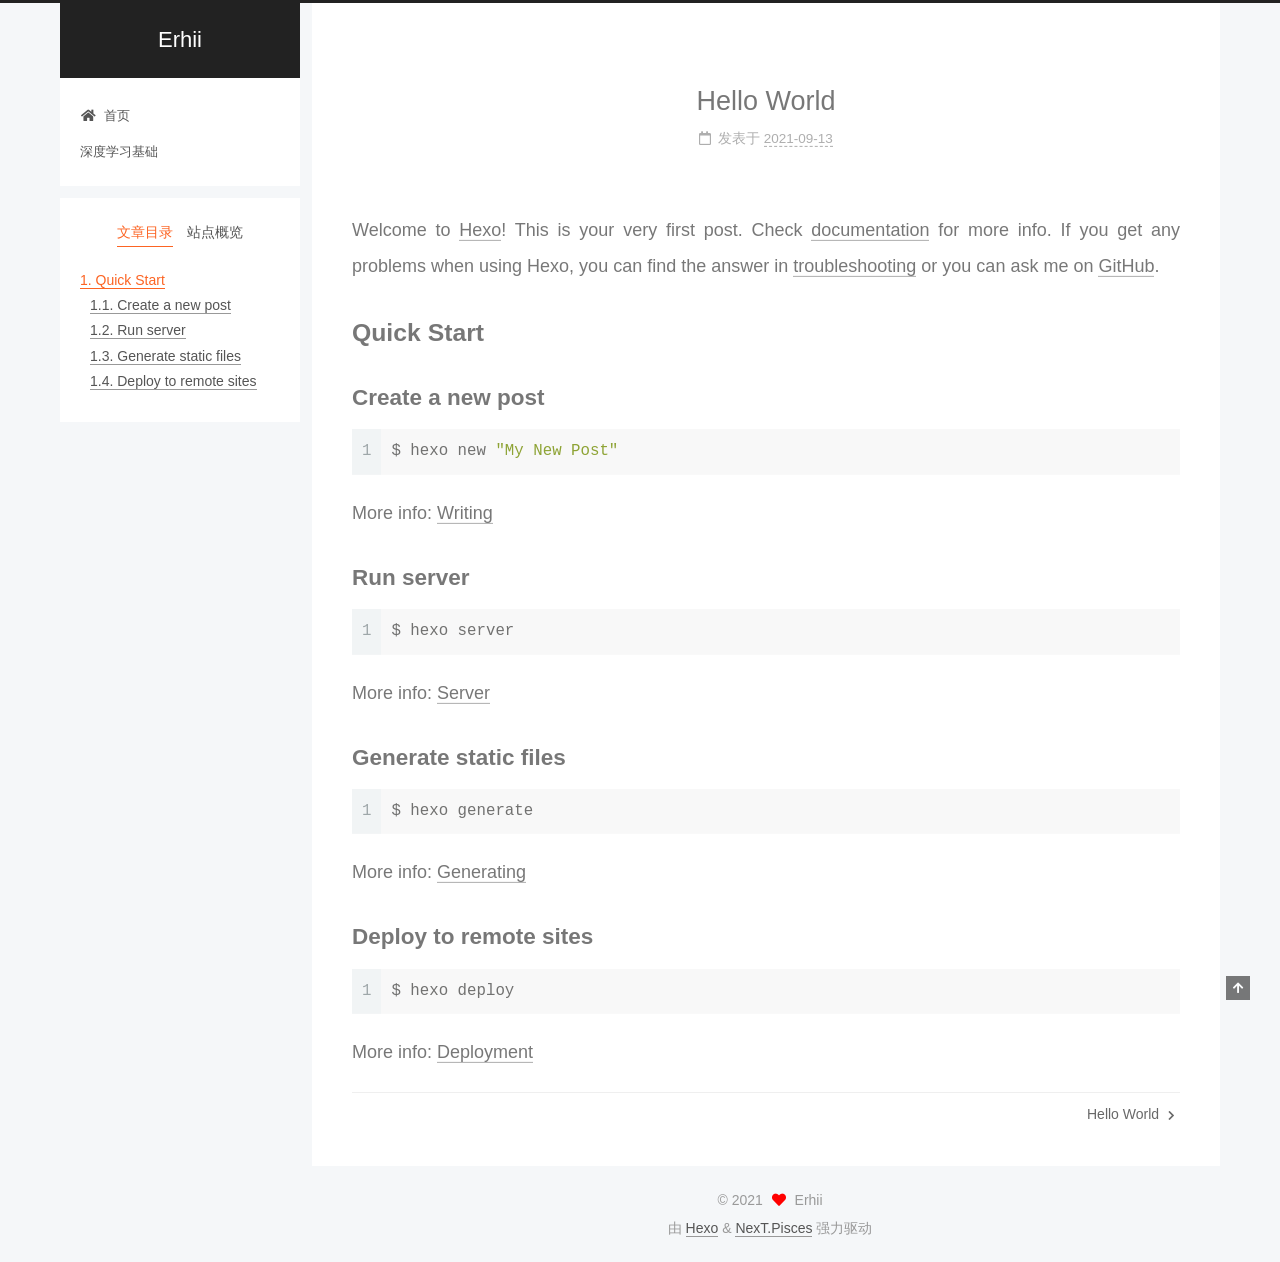
<file: 2021/09/13/dlbase/hello-world/index.html>
<!DOCTYPE html>
<html lang="zh-CN">
<head>
  <meta charset="UTF-8">
<meta name="viewport" content="width=device-width, initial-scale=1, maximum-scale=2">
<meta name="theme-color" content="#222">
<meta name="generator" content="Hexo 5.4.0">
  <link rel="apple-touch-icon" sizes="180x180" href="/images/apple-touch-icon-next.png">
  <link rel="icon" type="image/png" sizes="32x32" href="/images/favicon-32x32-next.png">
  <link rel="icon" type="image/png" sizes="16x16" href="/images/favicon-16x16-next.png">
  <link rel="mask-icon" href="/images/logo.svg" color="#222">

<link rel="stylesheet" href="/css/main.css">


<link rel="stylesheet" href="/lib/font-awesome/css/all.min.css">

<script id="hexo-configurations">
    var NexT = window.NexT || {};
    var CONFIG = {"hostname":"example.com","root":"/","scheme":"Pisces","version":"7.8.0","exturl":false,"sidebar":{"position":"left","display":"post","padding":18,"offset":12,"onmobile":false},"copycode":{"enable":false,"show_result":false,"style":null},"back2top":{"enable":true,"sidebar":false,"scrollpercent":false},"bookmark":{"enable":false,"color":"#222","save":"auto"},"fancybox":false,"mediumzoom":false,"lazyload":false,"pangu":false,"comments":{"style":"tabs","active":null,"storage":true,"lazyload":false,"nav":null},"algolia":{"hits":{"per_page":10},"labels":{"input_placeholder":"Search for Posts","hits_empty":"We didn't find any results for the search: ${query}","hits_stats":"${hits} results found in ${time} ms"}},"localsearch":{"enable":false,"trigger":"auto","top_n_per_article":1,"unescape":false,"preload":false},"motion":{"enable":true,"async":false,"transition":{"post_block":"fadeIn","post_header":"slideDownIn","post_body":"slideDownIn","coll_header":"slideLeftIn","sidebar":"slideUpIn"}}};
  </script>

  <meta name="description" content="Welcome to Hexo! This is your very first post. Check documentation for more info. If you get any problems when using Hexo, you can find the answer in troubleshooting or you can ask me on GitHub. Quick">
<meta property="og:type" content="article">
<meta property="og:title" content="Hello World">
<meta property="og:url" content="http://example.com/2021/09/13/dlbase/hello-world/index.html">
<meta property="og:site_name" content="Erhii">
<meta property="og:description" content="Welcome to Hexo! This is your very first post. Check documentation for more info. If you get any problems when using Hexo, you can find the answer in troubleshooting or you can ask me on GitHub. Quick">
<meta property="og:locale" content="zh_CN">
<meta property="article:published_time" content="2021-09-13T07:35:00.680Z">
<meta property="article:modified_time" content="2021-09-13T07:35:00.680Z">
<meta property="article:author" content="Erhii">
<meta name="twitter:card" content="summary">

<link rel="canonical" href="http://example.com/2021/09/13/dlbase/hello-world/">


<script id="page-configurations">
  // https://hexo.io/docs/variables.html
  CONFIG.page = {
    sidebar: "",
    isHome : false,
    isPost : true,
    lang   : 'zh-CN'
  };
</script>

  <title>Hello World | Erhii</title>
  






  <noscript>
  <style>
  .use-motion .brand,
  .use-motion .menu-item,
  .sidebar-inner,
  .use-motion .post-block,
  .use-motion .pagination,
  .use-motion .comments,
  .use-motion .post-header,
  .use-motion .post-body,
  .use-motion .collection-header { opacity: initial; }

  .use-motion .site-title,
  .use-motion .site-subtitle {
    opacity: initial;
    top: initial;
  }

  .use-motion .logo-line-before i { left: initial; }
  .use-motion .logo-line-after i { right: initial; }
  </style>
</noscript>

</head>

<body itemscope itemtype="http://schema.org/WebPage">
  <div class="container use-motion">
    <div class="headband"></div>

    <header class="header" itemscope itemtype="http://schema.org/WPHeader">
      <div class="header-inner"><div class="site-brand-container">
  <div class="site-nav-toggle">
    <div class="toggle" aria-label="切换导航栏">
      <span class="toggle-line toggle-line-first"></span>
      <span class="toggle-line toggle-line-middle"></span>
      <span class="toggle-line toggle-line-last"></span>
    </div>
  </div>

  <div class="site-meta">

    <a href="/" class="brand" rel="start">
      <span class="logo-line-before"><i></i></span>
      <h1 class="site-title">Erhii</h1>
      <span class="logo-line-after"><i></i></span>
    </a>
  </div>

  <div class="site-nav-right">
    <div class="toggle popup-trigger">
    </div>
  </div>
</div>




<nav class="site-nav">
  <ul id="menu" class="main-menu menu">
        <li class="menu-item menu-item-home">

    <a href="/" rel="section"><i class="fa fa-home fa-fw"></i>首页</a>

  </li>
        <li class="menu-item menu-item-dlbase">

    <a href="/dlbase/" rel="section"><i class="graduation-cap fa-fw"></i>深度学习基础</a>

  </li>
  </ul>
</nav>




</div>
    </header>

    
  <div class="back-to-top">
    <i class="fa fa-arrow-up"></i>
    <span>0%</span>
  </div>


    <main class="main">
      <div class="main-inner">
        <div class="content-wrap">
          

          <div class="content post posts-expand">
            

    
  
  
  <article itemscope itemtype="http://schema.org/Article" class="post-block" lang="zh-CN">
    <link itemprop="mainEntityOfPage" href="http://example.com/2021/09/13/dlbase/hello-world/">

    <span hidden itemprop="author" itemscope itemtype="http://schema.org/Person">
      <meta itemprop="image" content="/images/avatar.gif">
      <meta itemprop="name" content="Erhii">
      <meta itemprop="description" content="永远不会停下探索脚步的好奇心，永远不会放弃追求胜利的进取心。">
    </span>

    <span hidden itemprop="publisher" itemscope itemtype="http://schema.org/Organization">
      <meta itemprop="name" content="Erhii">
    </span>
      <header class="post-header">
        <h1 class="post-title" itemprop="name headline">
          Hello World
        </h1>

        <div class="post-meta">
            <span class="post-meta-item">
              <span class="post-meta-item-icon">
                <i class="far fa-calendar"></i>
              </span>
              <span class="post-meta-item-text">发表于</span>

              <time title="创建时间：2021-09-13 15:35:00" itemprop="dateCreated datePublished" datetime="2021-09-13T15:35:00+08:00">2021-09-13</time>
            </span>

          

        </div>
      </header>

    
    
    
    <div class="post-body" itemprop="articleBody">

      
        <p>Welcome to <a target="_blank" rel="noopener" href="https://hexo.io/">Hexo</a>! This is your very first post. Check <a target="_blank" rel="noopener" href="https://hexo.io/docs/">documentation</a> for more info. If you get any problems when using Hexo, you can find the answer in <a target="_blank" rel="noopener" href="https://hexo.io/docs/troubleshooting.html">troubleshooting</a> or you can ask me on <a target="_blank" rel="noopener" href="https://github.com/hexojs/hexo/issues">GitHub</a>.</p>
<h2 id="Quick-Start"><a href="#Quick-Start" class="headerlink" title="Quick Start"></a>Quick Start</h2><h3 id="Create-a-new-post"><a href="#Create-a-new-post" class="headerlink" title="Create a new post"></a>Create a new post</h3><figure class="highlight bash"><table><tr><td class="gutter"><pre><span class="line">1</span><br></pre></td><td class="code"><pre><span class="line">$ hexo new <span class="string">&quot;My New Post&quot;</span></span><br></pre></td></tr></table></figure>

<p>More info: <a target="_blank" rel="noopener" href="https://hexo.io/docs/writing.html">Writing</a></p>
<h3 id="Run-server"><a href="#Run-server" class="headerlink" title="Run server"></a>Run server</h3><figure class="highlight bash"><table><tr><td class="gutter"><pre><span class="line">1</span><br></pre></td><td class="code"><pre><span class="line">$ hexo server</span><br></pre></td></tr></table></figure>

<p>More info: <a target="_blank" rel="noopener" href="https://hexo.io/docs/server.html">Server</a></p>
<h3 id="Generate-static-files"><a href="#Generate-static-files" class="headerlink" title="Generate static files"></a>Generate static files</h3><figure class="highlight bash"><table><tr><td class="gutter"><pre><span class="line">1</span><br></pre></td><td class="code"><pre><span class="line">$ hexo generate</span><br></pre></td></tr></table></figure>

<p>More info: <a target="_blank" rel="noopener" href="https://hexo.io/docs/generating.html">Generating</a></p>
<h3 id="Deploy-to-remote-sites"><a href="#Deploy-to-remote-sites" class="headerlink" title="Deploy to remote sites"></a>Deploy to remote sites</h3><figure class="highlight bash"><table><tr><td class="gutter"><pre><span class="line">1</span><br></pre></td><td class="code"><pre><span class="line">$ hexo deploy</span><br></pre></td></tr></table></figure>

<p>More info: <a target="_blank" rel="noopener" href="https://hexo.io/docs/one-command-deployment.html">Deployment</a></p>

    </div>

    
    
    

      <footer class="post-footer">

        


        
    <div class="post-nav">
      <div class="post-nav-item"></div>
      <div class="post-nav-item">
    <a href="/2021/09/13/hello-world/" rel="next" title="Hello World">
      Hello World <i class="fa fa-chevron-right"></i>
    </a></div>
    </div>
      </footer>
    
  </article>
  
  
  



          </div>
          

<script>
  window.addEventListener('tabs:register', () => {
    let { activeClass } = CONFIG.comments;
    if (CONFIG.comments.storage) {
      activeClass = localStorage.getItem('comments_active') || activeClass;
    }
    if (activeClass) {
      let activeTab = document.querySelector(`a[href="#comment-${activeClass}"]`);
      if (activeTab) {
        activeTab.click();
      }
    }
  });
  if (CONFIG.comments.storage) {
    window.addEventListener('tabs:click', event => {
      if (!event.target.matches('.tabs-comment .tab-content .tab-pane')) return;
      let commentClass = event.target.classList[1];
      localStorage.setItem('comments_active', commentClass);
    });
  }
</script>

        </div>
          
  
  <div class="toggle sidebar-toggle">
    <span class="toggle-line toggle-line-first"></span>
    <span class="toggle-line toggle-line-middle"></span>
    <span class="toggle-line toggle-line-last"></span>
  </div>

  <aside class="sidebar">
    <div class="sidebar-inner">

      <ul class="sidebar-nav motion-element">
        <li class="sidebar-nav-toc">
          文章目录
        </li>
        <li class="sidebar-nav-overview">
          站点概览
        </li>
      </ul>

      <!--noindex-->
      <div class="post-toc-wrap sidebar-panel">
          <div class="post-toc motion-element"><ol class="nav"><li class="nav-item nav-level-2"><a class="nav-link" href="#Quick-Start"><span class="nav-number">1.</span> <span class="nav-text">Quick Start</span></a><ol class="nav-child"><li class="nav-item nav-level-3"><a class="nav-link" href="#Create-a-new-post"><span class="nav-number">1.1.</span> <span class="nav-text">Create a new post</span></a></li><li class="nav-item nav-level-3"><a class="nav-link" href="#Run-server"><span class="nav-number">1.2.</span> <span class="nav-text">Run server</span></a></li><li class="nav-item nav-level-3"><a class="nav-link" href="#Generate-static-files"><span class="nav-number">1.3.</span> <span class="nav-text">Generate static files</span></a></li><li class="nav-item nav-level-3"><a class="nav-link" href="#Deploy-to-remote-sites"><span class="nav-number">1.4.</span> <span class="nav-text">Deploy to remote sites</span></a></li></ol></li></ol></div>
      </div>
      <!--/noindex-->

      <div class="site-overview-wrap sidebar-panel">
        <div class="site-author motion-element" itemprop="author" itemscope itemtype="http://schema.org/Person">
  <p class="site-author-name" itemprop="name">Erhii</p>
  <div class="site-description" itemprop="description">永远不会停下探索脚步的好奇心，永远不会放弃追求胜利的进取心。</div>
</div>
<div class="site-state-wrap motion-element">
  <nav class="site-state">
      <div class="site-state-item site-state-posts">
          <a href="/archives">
          <span class="site-state-item-count">2</span>
          <span class="site-state-item-name">日志</span>
        </a>
      </div>
  </nav>
</div>



      </div>

    </div>
  </aside>
  <div id="sidebar-dimmer"></div>


      </div>
    </main>

    <footer class="footer">
      <div class="footer-inner">
        

        

<div class="copyright">
  
  &copy; 
  <span itemprop="copyrightYear">2021</span>
  <span class="with-love">
    <i class="fa fa-heart"></i>
  </span>
  <span class="author" itemprop="copyrightHolder">Erhii</span>
</div>
  <div class="powered-by">由 <a href="https://hexo.io/" class="theme-link" rel="noopener" target="_blank">Hexo</a> & <a href="https://pisces.theme-next.org/" class="theme-link" rel="noopener" target="_blank">NexT.Pisces</a> 强力驱动
  </div>

        








      </div>
    </footer>
  </div>

  
  <script src="/lib/anime.min.js"></script>
  <script src="/lib/velocity/velocity.min.js"></script>
  <script src="/lib/velocity/velocity.ui.min.js"></script>

<script src="/js/utils.js"></script>

<script src="/js/motion.js"></script>


<script src="/js/schemes/pisces.js"></script>


<script src="/js/next-boot.js"></script>




  















  

  

</body>
</html>
</file>
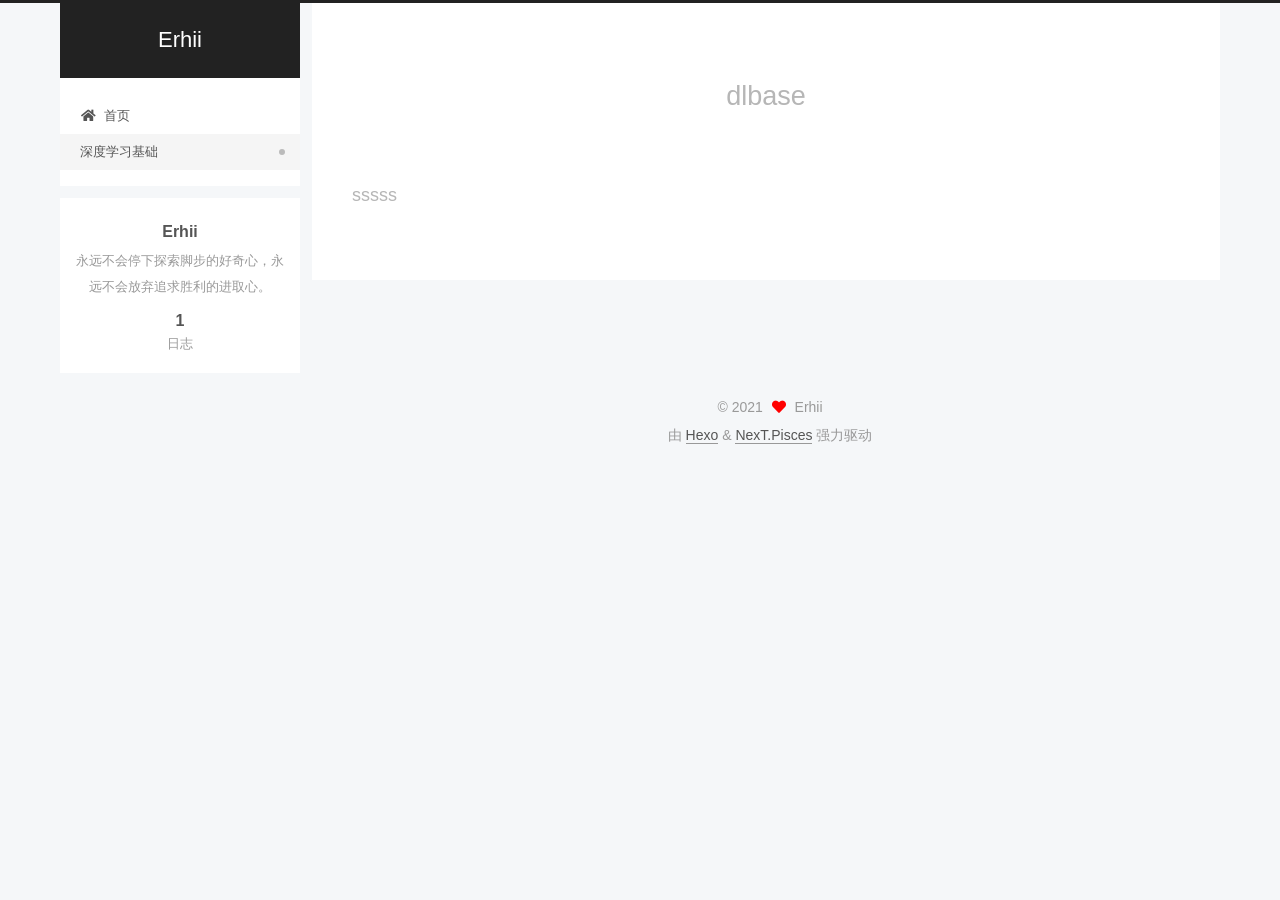
<file: dlbase/test.html>
<!DOCTYPE html>
<html lang="zh-CN">
<head>
  <meta charset="UTF-8">
<meta name="viewport" content="width=device-width, initial-scale=1, maximum-scale=2">
<meta name="theme-color" content="#222">
<meta name="generator" content="Hexo 5.4.0">
  <link rel="apple-touch-icon" sizes="180x180" href="/images/apple-touch-icon-next.png">
  <link rel="icon" type="image/png" sizes="32x32" href="/images/favicon-32x32-next.png">
  <link rel="icon" type="image/png" sizes="16x16" href="/images/favicon-16x16-next.png">
  <link rel="mask-icon" href="/images/logo.svg" color="#222">

<link rel="stylesheet" href="/css/main.css">


<link rel="stylesheet" href="/lib/font-awesome/css/all.min.css">

<script id="hexo-configurations">
    var NexT = window.NexT || {};
    var CONFIG = {"hostname":"example.com","root":"/","scheme":"Pisces","version":"7.8.0","exturl":false,"sidebar":{"position":"left","display":"post","padding":18,"offset":12,"onmobile":false},"copycode":{"enable":false,"show_result":false,"style":null},"back2top":{"enable":true,"sidebar":false,"scrollpercent":false},"bookmark":{"enable":false,"color":"#222","save":"auto"},"fancybox":false,"mediumzoom":false,"lazyload":false,"pangu":false,"comments":{"style":"tabs","active":null,"storage":true,"lazyload":false,"nav":null},"algolia":{"hits":{"per_page":10},"labels":{"input_placeholder":"Search for Posts","hits_empty":"We didn't find any results for the search: ${query}","hits_stats":"${hits} results found in ${time} ms"}},"localsearch":{"enable":false,"trigger":"auto","top_n_per_article":1,"unescape":false,"preload":false},"motion":{"enable":true,"async":false,"transition":{"post_block":"fadeIn","post_header":"slideDownIn","post_body":"slideDownIn","coll_header":"slideLeftIn","sidebar":"slideUpIn"}}};
  </script>

  <meta name="description" content="sssss">
<meta property="og:type" content="website">
<meta property="og:title" content="dlbase">
<meta property="og:url" content="http://example.com/dlbase/test.html">
<meta property="og:site_name" content="Erhii">
<meta property="og:description" content="sssss">
<meta property="og:locale" content="zh_CN">
<meta property="article:published_time" content="2021-09-13T08:55:54.000Z">
<meta property="article:modified_time" content="2021-09-13T08:57:58.455Z">
<meta property="article:author" content="Erhii">
<meta name="twitter:card" content="summary">

<link rel="canonical" href="http://example.com/dlbase/test">


<script id="page-configurations">
  // https://hexo.io/docs/variables.html
  CONFIG.page = {
    sidebar: "",
    isHome : false,
    isPost : false,
    lang   : 'zh-CN'
  };
</script>

  <title>dlbase | Erhii
</title>
  






  <noscript>
  <style>
  .use-motion .brand,
  .use-motion .menu-item,
  .sidebar-inner,
  .use-motion .post-block,
  .use-motion .pagination,
  .use-motion .comments,
  .use-motion .post-header,
  .use-motion .post-body,
  .use-motion .collection-header { opacity: initial; }

  .use-motion .site-title,
  .use-motion .site-subtitle {
    opacity: initial;
    top: initial;
  }

  .use-motion .logo-line-before i { left: initial; }
  .use-motion .logo-line-after i { right: initial; }
  </style>
</noscript>

</head>

<body itemscope itemtype="http://schema.org/WebPage">
  <div class="container use-motion">
    <div class="headband"></div>

    <header class="header" itemscope itemtype="http://schema.org/WPHeader">
      <div class="header-inner"><div class="site-brand-container">
  <div class="site-nav-toggle">
    <div class="toggle" aria-label="切换导航栏">
      <span class="toggle-line toggle-line-first"></span>
      <span class="toggle-line toggle-line-middle"></span>
      <span class="toggle-line toggle-line-last"></span>
    </div>
  </div>

  <div class="site-meta">

    <a href="/" class="brand" rel="start">
      <span class="logo-line-before"><i></i></span>
      <h1 class="site-title">Erhii</h1>
      <span class="logo-line-after"><i></i></span>
    </a>
  </div>

  <div class="site-nav-right">
    <div class="toggle popup-trigger">
    </div>
  </div>
</div>




<nav class="site-nav">
  <ul id="menu" class="main-menu menu">
        <li class="menu-item menu-item-home">

    <a href="/" rel="section"><i class="fa fa-home fa-fw"></i>首页</a>

  </li>
        <li class="menu-item menu-item-dlbase">

    <a href="/dlbase/" rel="section"><i class="graduation-cap fa-fw"></i>深度学习基础</a>

  </li>
  </ul>
</nav>




</div>
    </header>

    
  <div class="back-to-top">
    <i class="fa fa-arrow-up"></i>
    <span>0%</span>
  </div>


    <main class="main">
      <div class="main-inner">
        <div class="content-wrap">
          
  
  

          <div class="content page posts-expand">
            

    
    
    
    <div class="post-block" lang="zh-CN">
      <header class="post-header">

<h1 class="post-title" itemprop="name headline">dlbase
</h1>

<div class="post-meta">
  

</div>

</header>

      
      
      
      <div class="post-body">
          <p>sssss</p>

      </div>
      
      
      
    </div>
    

    
    
    


          </div>
          

<script>
  window.addEventListener('tabs:register', () => {
    let { activeClass } = CONFIG.comments;
    if (CONFIG.comments.storage) {
      activeClass = localStorage.getItem('comments_active') || activeClass;
    }
    if (activeClass) {
      let activeTab = document.querySelector(`a[href="#comment-${activeClass}"]`);
      if (activeTab) {
        activeTab.click();
      }
    }
  });
  if (CONFIG.comments.storage) {
    window.addEventListener('tabs:click', event => {
      if (!event.target.matches('.tabs-comment .tab-content .tab-pane')) return;
      let commentClass = event.target.classList[1];
      localStorage.setItem('comments_active', commentClass);
    });
  }
</script>

        </div>
          
  
  <div class="toggle sidebar-toggle">
    <span class="toggle-line toggle-line-first"></span>
    <span class="toggle-line toggle-line-middle"></span>
    <span class="toggle-line toggle-line-last"></span>
  </div>

  <aside class="sidebar">
    <div class="sidebar-inner">

      <ul class="sidebar-nav motion-element">
        <li class="sidebar-nav-toc">
          文章目录
        </li>
        <li class="sidebar-nav-overview">
          站点概览
        </li>
      </ul>

      <!--noindex-->
      <div class="post-toc-wrap sidebar-panel">
      </div>
      <!--/noindex-->

      <div class="site-overview-wrap sidebar-panel">
        <div class="site-author motion-element" itemprop="author" itemscope itemtype="http://schema.org/Person">
  <p class="site-author-name" itemprop="name">Erhii</p>
  <div class="site-description" itemprop="description">永远不会停下探索脚步的好奇心，永远不会放弃追求胜利的进取心。</div>
</div>
<div class="site-state-wrap motion-element">
  <nav class="site-state">
      <div class="site-state-item site-state-posts">
          <a href="/archives">
          <span class="site-state-item-count">1</span>
          <span class="site-state-item-name">日志</span>
        </a>
      </div>
  </nav>
</div>



      </div>

    </div>
  </aside>
  <div id="sidebar-dimmer"></div>


      </div>
    </main>

    <footer class="footer">
      <div class="footer-inner">
        

        

<div class="copyright">
  
  &copy; 
  <span itemprop="copyrightYear">2021</span>
  <span class="with-love">
    <i class="fa fa-heart"></i>
  </span>
  <span class="author" itemprop="copyrightHolder">Erhii</span>
</div>
  <div class="powered-by">由 <a href="https://hexo.io/" class="theme-link" rel="noopener" target="_blank">Hexo</a> & <a href="https://pisces.theme-next.org/" class="theme-link" rel="noopener" target="_blank">NexT.Pisces</a> 强力驱动
  </div>

        








      </div>
    </footer>
  </div>

  
  <script src="/lib/anime.min.js"></script>
  <script src="/lib/velocity/velocity.min.js"></script>
  <script src="/lib/velocity/velocity.ui.min.js"></script>

<script src="/js/utils.js"></script>

<script src="/js/motion.js"></script>


<script src="/js/schemes/pisces.js"></script>


<script src="/js/next-boot.js"></script>




  















  

  

</body>
</html>
</file>
<file: css/main.css>
:root {
  --body-bg-color: #f5f7f9;
  --content-bg-color: #fff;
  --card-bg-color: #f5f5f5;
  --text-color: #555;
  --blockquote-color: #666;
  --link-color: #555;
  --link-hover-color: #222;
  --brand-color: #fff;
  --brand-hover-color: #fff;
  --table-row-odd-bg-color: #f9f9f9;
  --table-row-hover-bg-color: #f5f5f5;
  --menu-item-bg-color: #f5f5f5;
  --btn-default-bg: #fff;
  --btn-default-color: #555;
  --btn-default-border-color: #555;
  --btn-default-hover-bg: #222;
  --btn-default-hover-color: #fff;
  --btn-default-hover-border-color: #222;
}
html {
  line-height: 1.15; /* 1 */
  -webkit-text-size-adjust: 100%; /* 2 */
}
body {
  margin: 0;
}
main {
  display: block;
}
h1 {
  font-size: 2em;
  margin: 0.67em 0;
}
hr {
  box-sizing: content-box; /* 1 */
  height: 0; /* 1 */
  overflow: visible; /* 2 */
}
pre {
  font-family: monospace, monospace; /* 1 */
  font-size: 1em; /* 2 */
}
a {
  background: transparent;
}
abbr[title] {
  border-bottom: none; /* 1 */
  text-decoration: underline; /* 2 */
  text-decoration: underline dotted; /* 2 */
}
b,
strong {
  font-weight: bolder;
}
code,
kbd,
samp {
  font-family: monospace, monospace; /* 1 */
  font-size: 1em; /* 2 */
}
small {
  font-size: 80%;
}
sub,
sup {
  font-size: 75%;
  line-height: 0;
  position: relative;
  vertical-align: baseline;
}
sub {
  bottom: -0.25em;
}
sup {
  top: -0.5em;
}
img {
  border-style: none;
}
button,
input,
optgroup,
select,
textarea {
  font-family: inherit; /* 1 */
  font-size: 100%; /* 1 */
  line-height: 1.15; /* 1 */
  margin: 0; /* 2 */
}
button,
input {
/* 1 */
  overflow: visible;
}
button,
select {
/* 1 */
  text-transform: none;
}
button,
[type='button'],
[type='reset'],
[type='submit'] {
  -webkit-appearance: button;
}
button::-moz-focus-inner,
[type='button']::-moz-focus-inner,
[type='reset']::-moz-focus-inner,
[type='submit']::-moz-focus-inner {
  border-style: none;
  padding: 0;
}
button:-moz-focusring,
[type='button']:-moz-focusring,
[type='reset']:-moz-focusring,
[type='submit']:-moz-focusring {
  outline: 1px dotted ButtonText;
}
fieldset {
  padding: 0.35em 0.75em 0.625em;
}
legend {
  box-sizing: border-box; /* 1 */
  color: inherit; /* 2 */
  display: table; /* 1 */
  max-width: 100%; /* 1 */
  padding: 0; /* 3 */
  white-space: normal; /* 1 */
}
progress {
  vertical-align: baseline;
}
textarea {
  overflow: auto;
}
[type='checkbox'],
[type='radio'] {
  box-sizing: border-box; /* 1 */
  padding: 0; /* 2 */
}
[type='number']::-webkit-inner-spin-button,
[type='number']::-webkit-outer-spin-button {
  height: auto;
}
[type='search'] {
  outline-offset: -2px; /* 2 */
  -webkit-appearance: textfield; /* 1 */
}
[type='search']::-webkit-search-decoration {
  -webkit-appearance: none;
}
::-webkit-file-upload-button {
  font: inherit; /* 2 */
  -webkit-appearance: button; /* 1 */
}
details {
  display: block;
}
summary {
  display: list-item;
}
template {
  display: none;
}
[hidden] {
  display: none;
}
::selection {
  background: #262a30;
  color: #eee;
}
html,
body {
  height: 100%;
}
body {
  background: var(--body-bg-color);
  color: var(--text-color);
  font-family: 'Lato', "PingFang SC", "Microsoft YaHei", sans-serif;
  font-size: 1em;
  line-height: 2;
}
@media (max-width: 991px) {
  body {
    padding-left: 0 !important;
    padding-right: 0 !important;
  }
}
h1,
h2,
h3,
h4,
h5,
h6 {
  font-family: 'Lato', "PingFang SC", "Microsoft YaHei", sans-serif;
  font-weight: bold;
  line-height: 1.5;
  margin: 20px 0 15px;
}
h1 {
  font-size: 1.5em;
}
h2 {
  font-size: 1.375em;
}
h3 {
  font-size: 1.25em;
}
h4 {
  font-size: 1.125em;
}
h5 {
  font-size: 1em;
}
h6 {
  font-size: 0.875em;
}
p {
  margin: 0 0 20px 0;
}
a,
span.exturl {
  border-bottom: 1px solid #999;
  color: var(--link-color);
  outline: 0;
  text-decoration: none;
  overflow-wrap: break-word;
  word-wrap: break-word;
  cursor: pointer;
}
a:hover,
span.exturl:hover {
  border-bottom-color: var(--link-hover-color);
  color: var(--link-hover-color);
}
iframe,
img,
video {
  display: block;
  margin-left: auto;
  margin-right: auto;
  max-width: 100%;
}
hr {
  background-image: repeating-linear-gradient(-45deg, #ddd, #ddd 4px, transparent 4px, transparent 8px);
  border: 0;
  height: 3px;
  margin: 40px 0;
}
blockquote {
  border-left: 4px solid #ddd;
  color: var(--blockquote-color);
  margin: 0;
  padding: 0 15px;
}
blockquote cite::before {
  content: '-';
  padding: 0 5px;
}
dt {
  font-weight: bold;
}
dd {
  margin: 0;
  padding: 0;
}
kbd {
  background-color: #f5f5f5;
  background-image: linear-gradient(#eee, #fff, #eee);
  border: 1px solid #ccc;
  border-radius: 0.2em;
  box-shadow: 0.1em 0.1em 0.2em rgba(0,0,0,0.1);
  color: #555;
  font-family: inherit;
  padding: 0.1em 0.3em;
  white-space: nowrap;
}
.table-container {
  overflow: auto;
}
table {
  border-collapse: collapse;
  border-spacing: 0;
  font-size: 0.875em;
  margin: 0 0 20px 0;
  width: 100%;
}
tbody tr:nth-of-type(odd) {
  background: var(--table-row-odd-bg-color);
}
tbody tr:hover {
  background: var(--table-row-hover-bg-color);
}
caption,
th,
td {
  font-weight: normal;
  padding: 8px;
  vertical-align: middle;
}
th,
td {
  border: 1px solid #ddd;
  border-bottom: 3px solid #ddd;
}
th {
  font-weight: 700;
  padding-bottom: 10px;
}
td {
  border-bottom-width: 1px;
}
.btn {
  background: var(--btn-default-bg);
  border: 2px solid var(--btn-default-border-color);
  border-radius: 2px;
  color: var(--btn-default-color);
  display: inline-block;
  font-size: 0.875em;
  line-height: 2;
  padding: 0 20px;
  text-decoration: none;
  transition-property: background-color;
  transition-delay: 0s;
  transition-duration: 0.2s;
  transition-timing-function: ease-in-out;
}
.btn:hover {
  background: var(--btn-default-hover-bg);
  border-color: var(--btn-default-hover-border-color);
  color: var(--btn-default-hover-color);
}
.btn + .btn {
  margin: 0 0 8px 8px;
}
.btn .fa-fw {
  text-align: left;
  width: 1.285714285714286em;
}
.toggle {
  line-height: 0;
}
.toggle .toggle-line {
  background: #fff;
  display: inline-block;
  height: 2px;
  left: 0;
  position: relative;
  top: 0;
  transition: all 0.4s;
  vertical-align: top;
  width: 100%;
}
.toggle .toggle-line:not(:first-child) {
  margin-top: 3px;
}
.toggle.toggle-arrow .toggle-line-first {
  left: 50%;
  top: 2px;
  transform: rotate(45deg);
  width: 50%;
}
.toggle.toggle-arrow .toggle-line-middle {
  left: 2px;
  width: 90%;
}
.toggle.toggle-arrow .toggle-line-last {
  left: 50%;
  top: -2px;
  transform: rotate(-45deg);
  width: 50%;
}
.toggle.toggle-close .toggle-line-first {
  transform: rotate(-45deg);
  top: 5px;
}
.toggle.toggle-close .toggle-line-middle {
  opacity: 0;
}
.toggle.toggle-close .toggle-line-last {
  transform: rotate(45deg);
  top: -5px;
}
.highlight,
pre {
  background: #f7f7f7;
  color: #4d4d4c;
  line-height: 1.6;
  margin: 0 auto 20px;
}
pre,
code {
  font-family: consolas, Menlo, monospace, "PingFang SC", "Microsoft YaHei";
}
code {
  background: #eee;
  border-radius: 3px;
  color: #555;
  padding: 2px 4px;
  overflow-wrap: break-word;
  word-wrap: break-word;
}
.highlight *::selection {
  background: #d6d6d6;
}
.highlight pre {
  border: 0;
  margin: 0;
  padding: 10px 0;
}
.highlight table {
  border: 0;
  margin: 0;
  width: auto;
}
.highlight td {
  border: 0;
  padding: 0;
}
.highlight figcaption {
  background: #eff2f3;
  color: #4d4d4c;
  display: flex;
  font-size: 0.875em;
  justify-content: space-between;
  line-height: 1.2;
  padding: 0.5em;
}
.highlight figcaption a {
  color: #4d4d4c;
}
.highlight figcaption a:hover {
  border-bottom-color: #4d4d4c;
}
.highlight .gutter {
  -moz-user-select: none;
  -ms-user-select: none;
  -webkit-user-select: none;
  user-select: none;
}
.highlight .gutter pre {
  background: #eff2f3;
  color: #869194;
  padding-left: 10px;
  padding-right: 10px;
  text-align: right;
}
.highlight .code pre {
  background: #f7f7f7;
  padding-left: 10px;
  width: 100%;
}
.gist table {
  width: auto;
}
.gist table td {
  border: 0;
}
pre {
  overflow: auto;
  padding: 10px;
}
pre code {
  background: none;
  color: #4d4d4c;
  font-size: 0.875em;
  padding: 0;
  text-shadow: none;
}
pre .deletion {
  background: #fdd;
}
pre .addition {
  background: #dfd;
}
pre .meta {
  color: #eab700;
  -moz-user-select: none;
  -ms-user-select: none;
  -webkit-user-select: none;
  user-select: none;
}
pre .comment {
  color: #8e908c;
}
pre .variable,
pre .attribute,
pre .tag,
pre .name,
pre .regexp,
pre .ruby .constant,
pre .xml .tag .title,
pre .xml .pi,
pre .xml .doctype,
pre .html .doctype,
pre .css .id,
pre .css .class,
pre .css .pseudo {
  color: #c82829;
}
pre .number,
pre .preprocessor,
pre .built_in,
pre .builtin-name,
pre .literal,
pre .params,
pre .constant,
pre .command {
  color: #f5871f;
}
pre .ruby .class .title,
pre .css .rules .attribute,
pre .string,
pre .symbol,
pre .value,
pre .inheritance,
pre .header,
pre .ruby .symbol,
pre .xml .cdata,
pre .special,
pre .formula {
  color: #718c00;
}
pre .title,
pre .css .hexcolor {
  color: #3e999f;
}
pre .function,
pre .python .decorator,
pre .python .title,
pre .ruby .function .title,
pre .ruby .title .keyword,
pre .perl .sub,
pre .javascript .title,
pre .coffeescript .title {
  color: #4271ae;
}
pre .keyword,
pre .javascript .function {
  color: #8959a8;
}
.blockquote-center {
  border-left: none;
  margin: 40px 0;
  padding: 0;
  position: relative;
  text-align: center;
}
.blockquote-center .fa {
  display: block;
  opacity: 0.6;
  position: absolute;
  width: 100%;
}
.blockquote-center .fa-quote-left {
  border-top: 1px solid #ccc;
  text-align: left;
  top: -20px;
}
.blockquote-center .fa-quote-right {
  border-bottom: 1px solid #ccc;
  text-align: right;
  bottom: -20px;
}
.blockquote-center p,
.blockquote-center div {
  text-align: center;
}
.post-body .group-picture img {
  margin: 0 auto;
  padding: 0 3px;
}
.group-picture-row {
  margin-bottom: 6px;
  overflow: hidden;
}
.group-picture-column {
  float: left;
  margin-bottom: 10px;
}
.post-body .label {
  color: #555;
  display: inline;
  padding: 0 2px;
}
.post-body .label.default {
  background: #f0f0f0;
}
.post-body .label.primary {
  background: #efe6f7;
}
.post-body .label.info {
  background: #e5f2f8;
}
.post-body .label.success {
  background: #e7f4e9;
}
.post-body .label.warning {
  background: #fcf6e1;
}
.post-body .label.danger {
  background: #fae8eb;
}
.post-body .tabs {
  margin-bottom: 20px;
}
.post-body .tabs,
.tabs-comment {
  display: block;
  padding-top: 10px;
  position: relative;
}
.post-body .tabs ul.nav-tabs,
.tabs-comment ul.nav-tabs {
  display: flex;
  flex-wrap: wrap;
  margin: 0;
  margin-bottom: -1px;
  padding: 0;
}
@media (max-width: 413px) {
  .post-body .tabs ul.nav-tabs,
  .tabs-comment ul.nav-tabs {
    display: block;
    margin-bottom: 5px;
  }
}
.post-body .tabs ul.nav-tabs li.tab,
.tabs-comment ul.nav-tabs li.tab {
  border-bottom: 1px solid #ddd;
  border-left: 1px solid transparent;
  border-right: 1px solid transparent;
  border-top: 3px solid transparent;
  flex-grow: 1;
  list-style-type: none;
  border-radius: 0 0 0 0;
}
@media (max-width: 413px) {
  .post-body .tabs ul.nav-tabs li.tab,
  .tabs-comment ul.nav-tabs li.tab {
    border-bottom: 1px solid transparent;
    border-left: 3px solid transparent;
    border-right: 1px solid transparent;
    border-top: 1px solid transparent;
  }
}
@media (max-width: 413px) {
  .post-body .tabs ul.nav-tabs li.tab,
  .tabs-comment ul.nav-tabs li.tab {
    border-radius: 0;
  }
}
.post-body .tabs ul.nav-tabs li.tab a,
.tabs-comment ul.nav-tabs li.tab a {
  border-bottom: initial;
  display: block;
  line-height: 1.8;
  outline: 0;
  padding: 0.25em 0.75em;
  text-align: center;
  transition-delay: 0s;
  transition-duration: 0.2s;
  transition-timing-function: ease-out;
}
.post-body .tabs ul.nav-tabs li.tab a i,
.tabs-comment ul.nav-tabs li.tab a i {
  width: 1.285714285714286em;
}
.post-body .tabs ul.nav-tabs li.tab.active,
.tabs-comment ul.nav-tabs li.tab.active {
  border-bottom: 1px solid transparent;
  border-left: 1px solid #ddd;
  border-right: 1px solid #ddd;
  border-top: 3px solid #fc6423;
}
@media (max-width: 413px) {
  .post-body .tabs ul.nav-tabs li.tab.active,
  .tabs-comment ul.nav-tabs li.tab.active {
    border-bottom: 1px solid #ddd;
    border-left: 3px solid #fc6423;
    border-right: 1px solid #ddd;
    border-top: 1px solid #ddd;
  }
}
.post-body .tabs ul.nav-tabs li.tab.active a,
.tabs-comment ul.nav-tabs li.tab.active a {
  color: var(--link-color);
  cursor: default;
}
.post-body .tabs .tab-content .tab-pane,
.tabs-comment .tab-content .tab-pane {
  border: 1px solid #ddd;
  border-top: 0;
  padding: 20px 20px 0 20px;
  border-radius: 0;
}
.post-body .tabs .tab-content .tab-pane:not(.active),
.tabs-comment .tab-content .tab-pane:not(.active) {
  display: none;
}
.post-body .tabs .tab-content .tab-pane.active,
.tabs-comment .tab-content .tab-pane.active {
  display: block;
}
.post-body .tabs .tab-content .tab-pane.active:nth-of-type(1),
.tabs-comment .tab-content .tab-pane.active:nth-of-type(1) {
  border-radius: 0 0 0 0;
}
@media (max-width: 413px) {
  .post-body .tabs .tab-content .tab-pane.active:nth-of-type(1),
  .tabs-comment .tab-content .tab-pane.active:nth-of-type(1) {
    border-radius: 0;
  }
}
.post-body .note {
  border-radius: 3px;
  margin-bottom: 20px;
  padding: 1em;
  position: relative;
  border: 1px solid #eee;
  border-left-width: 5px;
}
.post-body .note h2,
.post-body .note h3,
.post-body .note h4,
.post-body .note h5,
.post-body .note h6 {
  margin-top: 0;
  border-bottom: initial;
  margin-bottom: 0;
  padding-top: 0;
}
.post-body .note p:first-child,
.post-body .note ul:first-child,
.post-body .note ol:first-child,
.post-body .note table:first-child,
.post-body .note pre:first-child,
.post-body .note blockquote:first-child,
.post-body .note img:first-child {
  margin-top: 0;
}
.post-body .note p:last-child,
.post-body .note ul:last-child,
.post-body .note ol:last-child,
.post-body .note table:last-child,
.post-body .note pre:last-child,
.post-body .note blockquote:last-child,
.post-body .note img:last-child {
  margin-bottom: 0;
}
.post-body .note.default {
  border-left-color: #777;
}
.post-body .note.default h2,
.post-body .note.default h3,
.post-body .note.default h4,
.post-body .note.default h5,
.post-body .note.default h6 {
  color: #777;
}
.post-body .note.primary {
  border-left-color: #6f42c1;
}
.post-body .note.primary h2,
.post-body .note.primary h3,
.post-body .note.primary h4,
.post-body .note.primary h5,
.post-body .note.primary h6 {
  color: #6f42c1;
}
.post-body .note.info {
  border-left-color: #428bca;
}
.post-body .note.info h2,
.post-body .note.info h3,
.post-body .note.info h4,
.post-body .note.info h5,
.post-body .note.info h6 {
  color: #428bca;
}
.post-body .note.success {
  border-left-color: #5cb85c;
}
.post-body .note.success h2,
.post-body .note.success h3,
.post-body .note.success h4,
.post-body .note.success h5,
.post-body .note.success h6 {
  color: #5cb85c;
}
.post-body .note.warning {
  border-left-color: #f0ad4e;
}
.post-body .note.warning h2,
.post-body .note.warning h3,
.post-body .note.warning h4,
.post-body .note.warning h5,
.post-body .note.warning h6 {
  color: #f0ad4e;
}
.post-body .note.danger {
  border-left-color: #d9534f;
}
.post-body .note.danger h2,
.post-body .note.danger h3,
.post-body .note.danger h4,
.post-body .note.danger h5,
.post-body .note.danger h6 {
  color: #d9534f;
}
.pagination .prev,
.pagination .next,
.pagination .page-number,
.pagination .space {
  display: inline-block;
  margin: 0 10px;
  padding: 0 11px;
  position: relative;
  top: -1px;
}
@media (max-width: 767px) {
  .pagination .prev,
  .pagination .next,
  .pagination .page-number,
  .pagination .space {
    margin: 0 5px;
  }
}
.pagination {
  border-top: 1px solid #eee;
  margin: 120px 0 0;
  text-align: center;
}
.pagination .prev,
.pagination .next,
.pagination .page-number {
  border-bottom: 0;
  border-top: 1px solid #eee;
  transition-property: border-color;
  transition-delay: 0s;
  transition-duration: 0.2s;
  transition-timing-function: ease-in-out;
}
.pagination .prev:hover,
.pagination .next:hover,
.pagination .page-number:hover {
  border-top-color: #222;
}
.pagination .space {
  margin: 0;
  padding: 0;
}
.pagination .prev {
  margin-left: 0;
}
.pagination .next {
  margin-right: 0;
}
.pagination .page-number.current {
  background: #ccc;
  border-top-color: #ccc;
  color: #fff;
}
@media (max-width: 767px) {
  .pagination {
    border-top: none;
  }
  .pagination .prev,
  .pagination .next,
  .pagination .page-number {
    border-bottom: 1px solid #eee;
    border-top: 0;
    margin-bottom: 10px;
    padding: 0 10px;
  }
  .pagination .prev:hover,
  .pagination .next:hover,
  .pagination .page-number:hover {
    border-bottom-color: #222;
  }
}
.comments {
  margin-top: 60px;
  overflow: hidden;
}
.comment-button-group {
  display: flex;
  flex-wrap: wrap-reverse;
  justify-content: center;
  margin: 1em 0;
}
.comment-button-group .comment-button {
  margin: 0.1em 0.2em;
}
.comment-button-group .comment-button.active {
  background: var(--btn-default-hover-bg);
  border-color: var(--btn-default-hover-border-color);
  color: var(--btn-default-hover-color);
}
.comment-position {
  display: none;
}
.comment-position.active {
  display: block;
}
.tabs-comment {
  background: var(--content-bg-color);
  margin-top: 4em;
  padding-top: 0;
}
.tabs-comment .comments {
  border: 0;
  box-shadow: none;
  margin-top: 0;
  padding-top: 0;
}
.container {
  min-height: 100%;
  position: relative;
}
.main-inner {
  margin: 0 auto;
  width: calc(100% - 20px);
}
@media (min-width: 1200px) {
  .main-inner {
    width: 1160px;
  }
}
@media (min-width: 1600px) {
  .main-inner {
    width: 73%;
  }
}
@media (max-width: 767px) {
  .content-wrap {
    padding: 0 20px;
  }
}
.header {
  background: transparent;
}
.header-inner {
  margin: 0 auto;
  width: calc(100% - 20px);
}
@media (min-width: 1200px) {
  .header-inner {
    width: 1160px;
  }
}
@media (min-width: 1600px) {
  .header-inner {
    width: 73%;
  }
}
.site-brand-container {
  display: flex;
  flex-shrink: 0;
  padding: 0 10px;
}
.headband {
  background: #222;
  height: 3px;
}
.site-meta {
  flex-grow: 1;
  text-align: center;
}
@media (max-width: 767px) {
  .site-meta {
    text-align: center;
  }
}
.brand {
  border-bottom: none;
  color: var(--brand-color);
  display: inline-block;
  line-height: 1.375em;
  padding: 0 40px;
  position: relative;
}
.brand:hover {
  color: var(--brand-hover-color);
}
.site-title {
  font-family: 'Lato', "PingFang SC", "Microsoft YaHei", sans-serif;
  font-size: 1.375em;
  font-weight: normal;
  margin: 0;
}
.site-subtitle {
  color: #ddd;
  font-size: 0.8125em;
  margin: 10px 0;
}
.use-motion .brand {
  opacity: 0;
}
.use-motion .site-title,
.use-motion .site-subtitle,
.use-motion .custom-logo-image {
  opacity: 0;
  position: relative;
  top: -10px;
}
.site-nav-toggle,
.site-nav-right {
  display: none;
}
@media (max-width: 767px) {
  .site-nav-toggle,
  .site-nav-right {
    display: flex;
    flex-direction: column;
    justify-content: center;
  }
}
.site-nav-toggle .toggle,
.site-nav-right .toggle {
  color: var(--text-color);
  padding: 10px;
  width: 22px;
}
.site-nav-toggle .toggle .toggle-line,
.site-nav-right .toggle .toggle-line {
  background: var(--text-color);
  border-radius: 1px;
}
.site-nav {
  display: block;
}
@media (max-width: 767px) {
  .site-nav {
    clear: both;
    display: none;
  }
}
.site-nav.site-nav-on {
  display: block;
}
.menu {
  margin-top: 20px;
  padding-left: 0;
  text-align: center;
}
.menu-item {
  display: inline-block;
  list-style: none;
  margin: 0 10px;
}
@media (max-width: 767px) {
  .menu-item {
    display: block;
    margin-top: 10px;
  }
  .menu-item.menu-item-search {
    display: none;
  }
}
.menu-item a,
.menu-item span.exturl {
  border-bottom: 0;
  display: block;
  font-size: 0.8125em;
  transition-property: border-color;
  transition-delay: 0s;
  transition-duration: 0.2s;
  transition-timing-function: ease-in-out;
}
@media (hover: none) {
  .menu-item a:hover,
  .menu-item span.exturl:hover {
    border-bottom-color: transparent !important;
  }
}
.menu-item .fa,
.menu-item .fab,
.menu-item .far,
.menu-item .fas {
  margin-right: 8px;
}
.menu-item .badge {
  display: inline-block;
  font-weight: bold;
  line-height: 1;
  margin-left: 0.35em;
  margin-top: 0.35em;
  text-align: center;
  white-space: nowrap;
}
@media (max-width: 767px) {
  .menu-item .badge {
    float: right;
    margin-left: 0;
  }
}
.menu-item-active a,
.menu .menu-item a:hover,
.menu .menu-item span.exturl:hover {
  background: var(--menu-item-bg-color);
}
.use-motion .menu-item {
  opacity: 0;
}
.sidebar {
  background: #222;
  bottom: 0;
  box-shadow: inset 0 2px 6px #000;
  position: fixed;
  top: 0;
}
@media (max-width: 991px) {
  .sidebar {
    display: none;
  }
}
.sidebar-inner {
  color: #999;
  padding: 18px 10px;
  text-align: center;
}
.cc-license {
  margin-top: 10px;
  text-align: center;
}
.cc-license .cc-opacity {
  border-bottom: none;
  opacity: 0.7;
}
.cc-license .cc-opacity:hover {
  opacity: 0.9;
}
.cc-license img {
  display: inline-block;
}
.site-author-image {
  border: 1px solid #eee;
  display: block;
  margin: 0 auto;
  max-width: 120px;
  padding: 2px;
}
.site-author-name {
  color: var(--text-color);
  font-weight: 600;
  margin: 0;
  text-align: center;
}
.site-description {
  color: #999;
  font-size: 0.8125em;
  margin-top: 0;
  text-align: center;
}
.links-of-author {
  margin-top: 15px;
}
.links-of-author a,
.links-of-author span.exturl {
  border-bottom-color: #555;
  display: inline-block;
  font-size: 0.8125em;
  margin-bottom: 10px;
  margin-right: 10px;
  vertical-align: middle;
}
.links-of-author a::before,
.links-of-author span.exturl::before {
  background: #448501;
  border-radius: 50%;
  content: ' ';
  display: inline-block;
  height: 4px;
  margin-right: 3px;
  vertical-align: middle;
  width: 4px;
}
.sidebar-button {
  margin-top: 15px;
}
.sidebar-button a {
  border: 1px solid #fc6423;
  border-radius: 4px;
  color: #fc6423;
  display: inline-block;
  padding: 0 15px;
}
.sidebar-button a .fa,
.sidebar-button a .fab,
.sidebar-button a .far,
.sidebar-button a .fas {
  margin-right: 5px;
}
.sidebar-button a:hover {
  background: #fc6423;
  border: 1px solid #fc6423;
  color: #fff;
}
.sidebar-button a:hover .fa,
.sidebar-button a:hover .fab,
.sidebar-button a:hover .far,
.sidebar-button a:hover .fas {
  color: #fff;
}
.links-of-blogroll {
  font-size: 0.8125em;
  margin-top: 10px;
}
.links-of-blogroll-title {
  font-size: 0.875em;
  font-weight: 600;
  margin-top: 0;
}
.links-of-blogroll-list {
  list-style: none;
  margin: 0;
  padding: 0;
}
#sidebar-dimmer {
  display: none;
}
@media (max-width: 767px) {
  #sidebar-dimmer {
    background: #000;
    display: block;
    height: 100%;
    left: 100%;
    opacity: 0;
    position: fixed;
    top: 0;
    width: 100%;
    z-index: 1100;
  }
  .sidebar-active + #sidebar-dimmer {
    opacity: 0.7;
    transform: translateX(-100%);
    transition: opacity 0.5s;
  }
}
.sidebar-nav {
  margin: 0;
  padding-bottom: 20px;
  padding-left: 0;
}
.sidebar-nav li {
  border-bottom: 1px solid transparent;
  color: var(--text-color);
  cursor: pointer;
  display: inline-block;
  font-size: 0.875em;
}
.sidebar-nav li.sidebar-nav-overview {
  margin-left: 10px;
}
.sidebar-nav li:hover {
  color: #fc6423;
}
.sidebar-nav .sidebar-nav-active {
  border-bottom-color: #fc6423;
  color: #fc6423;
}
.sidebar-nav .sidebar-nav-active:hover {
  color: #fc6423;
}
.sidebar-panel {
  display: none;
  overflow-x: hidden;
  overflow-y: auto;
}
.sidebar-panel-active {
  display: block;
}
.sidebar-toggle {
  background: #222;
  bottom: 45px;
  cursor: pointer;
  height: 14px;
  left: 30px;
  padding: 5px;
  position: fixed;
  width: 14px;
  z-index: 1300;
}
@media (max-width: 991px) {
  .sidebar-toggle {
    left: 20px;
    opacity: 0.8;
    display: none;
  }
}
.sidebar-toggle:hover .toggle-line {
  background: #fc6423;
}
.post-toc {
  font-size: 0.875em;
}
.post-toc ol {
  list-style: none;
  margin: 0;
  padding: 0 2px 5px 10px;
  text-align: left;
}
.post-toc ol > ol {
  padding-left: 0;
}
.post-toc ol a {
  transition-property: all;
  transition-delay: 0s;
  transition-duration: 0.2s;
  transition-timing-function: ease-in-out;
}
.post-toc .nav-item {
  line-height: 1.8;
  overflow: hidden;
  text-overflow: ellipsis;
  white-space: nowrap;
}
.post-toc .nav .nav-child {
  display: none;
}
.post-toc .nav .active > .nav-child {
  display: block;
}
.post-toc .nav .active-current > .nav-child {
  display: block;
}
.post-toc .nav .active-current > .nav-child > .nav-item {
  display: block;
}
.post-toc .nav .active > a {
  border-bottom-color: #fc6423;
  color: #fc6423;
}
.post-toc .nav .active-current > a {
  color: #fc6423;
}
.post-toc .nav .active-current > a:hover {
  color: #fc6423;
}
.site-state {
  display: flex;
  justify-content: center;
  line-height: 1.4;
  margin-top: 10px;
  overflow: hidden;
  text-align: center;
  white-space: nowrap;
}
.site-state-item {
  padding: 0 15px;
}
.site-state-item:not(:first-child) {
  border-left: 1px solid #eee;
}
.site-state-item a {
  border-bottom: none;
}
.site-state-item-count {
  display: block;
  font-size: 1em;
  font-weight: 600;
  text-align: center;
}
.site-state-item-name {
  color: #999;
  font-size: 0.8125em;
}
.footer {
  color: #999;
  font-size: 0.875em;
  padding: 20px 0;
}
.footer.footer-fixed {
  bottom: 0;
  left: 0;
  position: absolute;
  right: 0;
}
.footer-inner {
  box-sizing: border-box;
  margin: 0 auto;
  text-align: center;
  width: calc(100% - 20px);
}
@media (min-width: 1200px) {
  .footer-inner {
    width: 1160px;
  }
}
@media (min-width: 1600px) {
  .footer-inner {
    width: 73%;
  }
}
.languages {
  display: inline-block;
  font-size: 1.125em;
  position: relative;
}
.languages .lang-select-label span {
  margin: 0 0.5em;
}
.languages .lang-select {
  height: 100%;
  left: 0;
  opacity: 0;
  position: absolute;
  top: 0;
  width: 100%;
}
.with-love {
  color: #ff0000;
  display: inline-block;
  margin: 0 5px;
}
.powered-by,
.theme-info {
  display: inline-block;
}
@-moz-keyframes iconAnimate {
  0%, 100% {
    transform: scale(1);
  }
  10%, 30% {
    transform: scale(0.9);
  }
  20%, 40%, 60%, 80% {
    transform: scale(1.1);
  }
  50%, 70% {
    transform: scale(1.1);
  }
}
@-webkit-keyframes iconAnimate {
  0%, 100% {
    transform: scale(1);
  }
  10%, 30% {
    transform: scale(0.9);
  }
  20%, 40%, 60%, 80% {
    transform: scale(1.1);
  }
  50%, 70% {
    transform: scale(1.1);
  }
}
@-o-keyframes iconAnimate {
  0%, 100% {
    transform: scale(1);
  }
  10%, 30% {
    transform: scale(0.9);
  }
  20%, 40%, 60%, 80% {
    transform: scale(1.1);
  }
  50%, 70% {
    transform: scale(1.1);
  }
}
@keyframes iconAnimate {
  0%, 100% {
    transform: scale(1);
  }
  10%, 30% {
    transform: scale(0.9);
  }
  20%, 40%, 60%, 80% {
    transform: scale(1.1);
  }
  50%, 70% {
    transform: scale(1.1);
  }
}
.back-to-top {
  font-size: 12px;
  text-align: center;
  transition-delay: 0s;
  transition-duration: 0.2s;
  transition-timing-function: ease-in-out;
}
.back-to-top {
  background: #222;
  bottom: -100px;
  box-sizing: border-box;
  color: #fff;
  cursor: pointer;
  left: 30px;
  opacity: 0.6;
  padding: 0 6px;
  position: fixed;
  transition-property: bottom;
  z-index: 1300;
  width: 24px;
}
.back-to-top span {
  display: none;
}
.back-to-top:hover {
  color: #fc6423;
}
.back-to-top.back-to-top-on {
  bottom: 30px;
}
@media (max-width: 991px) {
  .back-to-top {
    left: 20px;
    opacity: 0.8;
  }
}
.post-body {
  font-family: 'Lato', "PingFang SC", "Microsoft YaHei", sans-serif;
  overflow-wrap: break-word;
  word-wrap: break-word;
}
@media (min-width: 1200px) {
  .post-body {
    font-size: 1.125em;
  }
}
.post-body .exturl .fa {
  font-size: 0.875em;
  margin-left: 4px;
}
.post-body .image-caption,
.post-body .figure .caption {
  color: #999;
  font-size: 0.875em;
  font-weight: bold;
  line-height: 1;
  margin: -20px auto 15px;
  text-align: center;
}
.post-sticky-flag {
  display: inline-block;
  transform: rotate(30deg);
}
.post-button {
  margin-top: 40px;
  text-align: center;
}
.use-motion .post-block,
.use-motion .pagination,
.use-motion .comments {
  opacity: 0;
}
.use-motion .post-header {
  opacity: 0;
}
.use-motion .post-body {
  opacity: 0;
}
.use-motion .collection-header {
  opacity: 0;
}
.posts-collapse {
  margin-left: 35px;
  position: relative;
}
@media (max-width: 767px) {
  .posts-collapse {
    margin-left: 0px;
    margin-right: 0px;
  }
}
.posts-collapse .collection-title {
  font-size: 1.125em;
  position: relative;
}
.posts-collapse .collection-title::before {
  background: #999;
  border: 1px solid #fff;
  border-radius: 50%;
  content: ' ';
  height: 10px;
  left: 0;
  margin-left: -6px;
  margin-top: -4px;
  position: absolute;
  top: 50%;
  width: 10px;
}
.posts-collapse .collection-year {
  font-size: 1.5em;
  font-weight: bold;
  margin: 60px 0;
  position: relative;
}
.posts-collapse .collection-year::before {
  background: #bbb;
  border-radius: 50%;
  content: ' ';
  height: 8px;
  left: 0;
  margin-left: -4px;
  margin-top: -4px;
  position: absolute;
  top: 50%;
  width: 8px;
}
.posts-collapse .collection-header {
  display: block;
  margin: 0 0 0 20px;
}
.posts-collapse .collection-header small {
  color: #bbb;
  margin-left: 5px;
}
.posts-collapse .post-header {
  border-bottom: 1px dashed #ccc;
  margin: 30px 0;
  padding-left: 15px;
  position: relative;
  transition-property: border;
  transition-delay: 0s;
  transition-duration: 0.2s;
  transition-timing-function: ease-in-out;
}
.posts-collapse .post-header::before {
  background: #bbb;
  border: 1px solid #fff;
  border-radius: 50%;
  content: ' ';
  height: 6px;
  left: 0;
  margin-left: -4px;
  position: absolute;
  top: 0.75em;
  transition-property: background;
  width: 6px;
  transition-delay: 0s;
  transition-duration: 0.2s;
  transition-timing-function: ease-in-out;
}
.posts-collapse .post-header:hover {
  border-bottom-color: #666;
}
.posts-collapse .post-header:hover::before {
  background: #222;
}
.posts-collapse .post-meta {
  display: inline;
  font-size: 0.75em;
  margin-right: 10px;
}
.posts-collapse .post-title {
  display: inline;
}
.posts-collapse .post-title a,
.posts-collapse .post-title span.exturl {
  border-bottom: none;
  color: var(--link-color);
}
.posts-collapse .post-title .fa-external-link-alt {
  font-size: 0.875em;
  margin-left: 5px;
}
.posts-collapse::before {
  background: #f5f5f5;
  content: ' ';
  height: 100%;
  left: 0;
  margin-left: -2px;
  position: absolute;
  top: 1.25em;
  width: 4px;
}
.post-eof {
  background: #ccc;
  height: 1px;
  margin: 80px auto 60px;
  text-align: center;
  width: 8%;
}
.post-block:last-of-type .post-eof {
  display: none;
}
.content {
  padding-top: 40px;
}
@media (min-width: 992px) {
  .post-body {
    text-align: justify;
  }
}
@media (max-width: 991px) {
  .post-body {
    text-align: justify;
  }
}
.post-body h1,
.post-body h2,
.post-body h3,
.post-body h4,
.post-body h5,
.post-body h6 {
  padding-top: 10px;
}
.post-body h1 .header-anchor,
.post-body h2 .header-anchor,
.post-body h3 .header-anchor,
.post-body h4 .header-anchor,
.post-body h5 .header-anchor,
.post-body h6 .header-anchor {
  border-bottom-style: none;
  color: #ccc;
  float: right;
  margin-left: 10px;
  visibility: hidden;
}
.post-body h1 .header-anchor:hover,
.post-body h2 .header-anchor:hover,
.post-body h3 .header-anchor:hover,
.post-body h4 .header-anchor:hover,
.post-body h5 .header-anchor:hover,
.post-body h6 .header-anchor:hover {
  color: inherit;
}
.post-body h1:hover .header-anchor,
.post-body h2:hover .header-anchor,
.post-body h3:hover .header-anchor,
.post-body h4:hover .header-anchor,
.post-body h5:hover .header-anchor,
.post-body h6:hover .header-anchor {
  visibility: visible;
}
.post-body iframe,
.post-body img,
.post-body video {
  margin-bottom: 20px;
}
.post-body .video-container {
  height: 0;
  margin-bottom: 20px;
  overflow: hidden;
  padding-top: 75%;
  position: relative;
  width: 100%;
}
.post-body .video-container iframe,
.post-body .video-container object,
.post-body .video-container embed {
  height: 100%;
  left: 0;
  margin: 0;
  position: absolute;
  top: 0;
  width: 100%;
}
.post-gallery {
  align-items: center;
  display: grid;
  grid-gap: 10px;
  grid-template-columns: 1fr 1fr 1fr;
  margin-bottom: 20px;
}
@media (max-width: 767px) {
  .post-gallery {
    grid-template-columns: 1fr 1fr;
  }
}
.post-gallery a {
  border: 0;
}
.post-gallery img {
  margin: 0;
}
.posts-expand .post-header {
  font-size: 1.125em;
}
.posts-expand .post-title {
  font-size: 1.5em;
  font-weight: normal;
  margin: initial;
  text-align: center;
  overflow-wrap: break-word;
  word-wrap: break-word;
}
.posts-expand .post-title-link {
  border-bottom: none;
  color: var(--link-color);
  display: inline-block;
  position: relative;
  vertical-align: top;
}
.posts-expand .post-title-link::before {
  background: var(--link-color);
  bottom: 0;
  content: '';
  height: 2px;
  left: 0;
  position: absolute;
  transform: scaleX(0);
  visibility: hidden;
  width: 100%;
  transition-delay: 0s;
  transition-duration: 0.2s;
  transition-timing-function: ease-in-out;
}
.posts-expand .post-title-link:hover::before {
  transform: scaleX(1);
  visibility: visible;
}
.posts-expand .post-title-link .fa-external-link-alt {
  font-size: 0.875em;
  margin-left: 5px;
}
.posts-expand .post-meta {
  color: #999;
  font-family: 'Lato', "PingFang SC", "Microsoft YaHei", sans-serif;
  font-size: 0.75em;
  margin: 3px 0 60px 0;
  text-align: center;
}
.posts-expand .post-meta .post-description {
  font-size: 0.875em;
  margin-top: 2px;
}
.posts-expand .post-meta time {
  border-bottom: 1px dashed #999;
  cursor: pointer;
}
.post-meta .post-meta-item + .post-meta-item::before {
  content: '|';
  margin: 0 0.5em;
}
.post-meta-divider {
  margin: 0 0.5em;
}
.post-meta-item-icon {
  margin-right: 3px;
}
@media (max-width: 991px) {
  .post-meta-item-icon {
    display: inline-block;
  }
}
@media (max-width: 991px) {
  .post-meta-item-text {
    display: none;
  }
}
.post-nav {
  border-top: 1px solid #eee;
  display: flex;
  justify-content: space-between;
  margin-top: 15px;
  padding: 10px 5px 0;
}
.post-nav-item {
  flex: 1;
}
.post-nav-item a {
  border-bottom: none;
  display: block;
  font-size: 0.875em;
  line-height: 1.6;
  position: relative;
}
.post-nav-item a:active {
  top: 2px;
}
.post-nav-item .fa {
  font-size: 0.75em;
}
.post-nav-item:first-child {
  margin-right: 15px;
}
.post-nav-item:first-child .fa {
  margin-right: 5px;
}
.post-nav-item:last-child {
  margin-left: 15px;
  text-align: right;
}
.post-nav-item:last-child .fa {
  margin-left: 5px;
}
.rtl.post-body p,
.rtl.post-body a,
.rtl.post-body h1,
.rtl.post-body h2,
.rtl.post-body h3,
.rtl.post-body h4,
.rtl.post-body h5,
.rtl.post-body h6,
.rtl.post-body li,
.rtl.post-body ul,
.rtl.post-body ol {
  direction: rtl;
  font-family: UKIJ Ekran;
}
.rtl.post-title {
  font-family: UKIJ Ekran;
}
.post-tags {
  margin-top: 40px;
  text-align: center;
}
.post-tags a {
  display: inline-block;
  font-size: 0.8125em;
}
.post-tags a:not(:last-child) {
  margin-right: 10px;
}
.post-widgets {
  border-top: 1px solid #eee;
  margin-top: 15px;
  text-align: center;
}
.wp_rating {
  height: 20px;
  line-height: 20px;
  margin-top: 10px;
  padding-top: 6px;
  text-align: center;
}
.social-like {
  display: flex;
  font-size: 0.875em;
  justify-content: center;
  text-align: center;
}
.reward-container {
  margin: 20px auto;
  padding: 10px 0;
  text-align: center;
  width: 90%;
}
.reward-container button {
  background: transparent;
  border: 1px solid #fc6423;
  border-radius: 0;
  color: #fc6423;
  cursor: pointer;
  line-height: 2;
  outline: 0;
  padding: 0 15px;
  vertical-align: text-top;
}
.reward-container button:hover {
  background: #fc6423;
  border: 1px solid transparent;
  color: #fa9366;
}
#qr {
  padding-top: 20px;
}
#qr a {
  border: 0;
}
#qr img {
  display: inline-block;
  margin: 0.8em 2em 0 2em;
  max-width: 100%;
  width: 180px;
}
#qr p {
  text-align: center;
}
.category-all-page .category-all-title {
  text-align: center;
}
.category-all-page .category-all {
  margin-top: 20px;
}
.category-all-page .category-list {
  list-style: none;
  margin: 0;
  padding: 0;
}
.category-all-page .category-list-item {
  margin: 5px 10px;
}
.category-all-page .category-list-count {
  color: #bbb;
}
.category-all-page .category-list-count::before {
  content: ' (';
  display: inline;
}
.category-all-page .category-list-count::after {
  content: ') ';
  display: inline;
}
.category-all-page .category-list-child {
  padding-left: 10px;
}
.event-list {
  padding: 0;
}
.event-list hr {
  background: #222;
  margin: 20px 0 45px 0;
}
.event-list hr::after {
  background: #222;
  color: #fff;
  content: 'NOW';
  display: inline-block;
  font-weight: bold;
  padding: 0 5px;
  text-align: right;
}
.event-list .event {
  background: #222;
  margin: 20px 0;
  min-height: 40px;
  padding: 15px 0 15px 10px;
}
.event-list .event .event-summary {
  color: #fff;
  margin: 0;
  padding-bottom: 3px;
}
.event-list .event .event-summary::before {
  animation: dot-flash 1s alternate infinite ease-in-out;
  color: #fff;
  content: '\f111';
  display: inline-block;
  font-size: 10px;
  margin-right: 25px;
  vertical-align: middle;
  font-family: 'Font Awesome 5 Free';
  font-weight: 900;
}
.event-list .event .event-relative-time {
  color: #bbb;
  display: inline-block;
  font-size: 12px;
  font-weight: normal;
  padding-left: 12px;
}
.event-list .event .event-details {
  color: #fff;
  display: block;
  line-height: 18px;
  margin-left: 56px;
  padding-bottom: 6px;
  padding-top: 3px;
  text-indent: -24px;
}
.event-list .event .event-details::before {
  color: #fff;
  display: inline-block;
  margin-right: 9px;
  text-align: center;
  text-indent: 0;
  width: 14px;
  font-family: 'Font Awesome 5 Free';
  font-weight: 900;
}
.event-list .event .event-details.event-location::before {
  content: '\f041';
}
.event-list .event .event-details.event-duration::before {
  content: '\f017';
}
.event-list .event-past {
  background: #f5f5f5;
}
.event-list .event-past .event-summary,
.event-list .event-past .event-details {
  color: #bbb;
  opacity: 0.9;
}
.event-list .event-past .event-summary::before,
.event-list .event-past .event-details::before {
  animation: none;
  color: #bbb;
}
@-moz-keyframes dot-flash {
  from {
    opacity: 1;
    transform: scale(1);
  }
  to {
    opacity: 0;
    transform: scale(0.8);
  }
}
@-webkit-keyframes dot-flash {
  from {
    opacity: 1;
    transform: scale(1);
  }
  to {
    opacity: 0;
    transform: scale(0.8);
  }
}
@-o-keyframes dot-flash {
  from {
    opacity: 1;
    transform: scale(1);
  }
  to {
    opacity: 0;
    transform: scale(0.8);
  }
}
@keyframes dot-flash {
  from {
    opacity: 1;
    transform: scale(1);
  }
  to {
    opacity: 0;
    transform: scale(0.8);
  }
}
ul.breadcrumb {
  font-size: 0.75em;
  list-style: none;
  margin: 1em 0;
  padding: 0 2em;
  text-align: center;
}
ul.breadcrumb li {
  display: inline;
}
ul.breadcrumb li + li::before {
  content: '/\00a0';
  font-weight: normal;
  padding: 0.5em;
}
ul.breadcrumb li + li:last-child {
  font-weight: bold;
}
.tag-cloud {
  text-align: center;
}
.tag-cloud a {
  display: inline-block;
  margin: 10px;
}
.tag-cloud a:hover {
  color: var(--link-hover-color) !important;
}
.header {
  margin: 0 auto;
  position: relative;
  width: calc(100% - 20px);
}
@media (min-width: 1200px) {
  .header {
    width: 1160px;
  }
}
@media (min-width: 1600px) {
  .header {
    width: 73%;
  }
}
@media (max-width: 991px) {
  .header {
    width: auto;
  }
}
.header-inner {
  background: var(--content-bg-color);
  border-radius: initial;
  box-shadow: initial;
  overflow: hidden;
  padding: 0;
  position: absolute;
  top: 0;
  width: 240px;
}
@media (min-width: 1200px) {
  .header-inner {
    width: 240px;
  }
}
@media (max-width: 991px) {
  .header-inner {
    border-radius: initial;
    position: relative;
    width: auto;
  }
}
.main-inner {
  align-items: flex-start;
  display: flex;
  justify-content: space-between;
  flex-direction: row-reverse;
}
@media (max-width: 991px) {
  .main-inner {
    width: auto;
  }
}
.content-wrap {
  background: var(--content-bg-color);
  border-radius: initial;
  box-shadow: initial;
  box-sizing: border-box;
  padding: 40px;
  width: calc(100% - 252px);
}
@media (max-width: 991px) {
  .content-wrap {
    border-radius: initial;
    padding: 20px;
    width: 100%;
  }
}
.footer-inner {
  padding-left: 260px;
}
.back-to-top {
  left: auto;
  right: 30px;
}
@media (max-width: 991px) {
  .back-to-top {
    right: 20px;
  }
}
@media (max-width: 991px) {
  .footer-inner {
    padding-left: 0;
    padding-right: 0;
    width: auto;
  }
}
.site-brand-container {
  background: #222;
}
@media (max-width: 991px) {
  .site-brand-container {
    box-shadow: 0 0 16px rgba(0,0,0,0.5);
  }
}
.site-meta {
  padding: 20px 0;
}
.brand {
  padding: 0;
}
.site-subtitle {
  margin: 10px 10px 0;
}
.custom-logo-image {
  margin-top: 20px;
}
@media (max-width: 991px) {
  .custom-logo-image {
    display: none;
  }
}
@media (min-width: 768px) and (max-width: 991px) {
  .site-nav-toggle,
  .site-nav-right {
    display: flex;
    flex-direction: column;
    justify-content: center;
  }
}
.site-nav-toggle .toggle,
.site-nav-right .toggle {
  color: #fff;
}
.site-nav-toggle .toggle .toggle-line,
.site-nav-right .toggle .toggle-line {
  background: #fff;
}
@media (min-width: 768px) and (max-width: 991px) {
  .site-nav {
    display: none;
  }
}
.menu .menu-item {
  display: block;
  margin: 0;
}
.menu .menu-item a,
.menu .menu-item span.exturl {
  padding: 5px 20px;
  position: relative;
  text-align: left;
  transition-property: background-color;
}
@media (max-width: 991px) {
  .menu .menu-item.menu-item-search {
    display: none;
  }
}
.menu .menu-item .badge {
  background: #ccc;
  border-radius: 10px;
  color: #fff;
  float: right;
  padding: 2px 5px;
  text-shadow: 1px 1px 0 rgba(0,0,0,0.1);
  vertical-align: middle;
}
.main-menu .menu-item-active a::after {
  background: #bbb;
  border-radius: 50%;
  content: ' ';
  height: 6px;
  margin-top: -3px;
  position: absolute;
  right: 15px;
  top: 50%;
  width: 6px;
}
.sub-menu {
  background: var(--content-bg-color);
  border-bottom: 1px solid #ddd;
  margin: 0;
  padding: 6px 0;
}
.sub-menu .menu-item {
  display: inline-block;
}
.sub-menu .menu-item a,
.sub-menu .menu-item span.exturl {
  background: transparent;
  margin: 5px 10px;
  padding: initial;
}
.sub-menu .menu-item a:hover,
.sub-menu .menu-item span.exturl:hover {
  background: transparent;
  color: #fc6423;
}
.sub-menu .menu-item-active a {
  border-bottom-color: #fc6423;
  color: #fc6423;
}
.sub-menu .menu-item-active a:hover {
  border-bottom-color: #fc6423;
}
.sidebar {
  background: var(--body-bg-color);
  box-shadow: none;
  margin-top: 100%;
  position: static;
  width: 240px;
}
@media (max-width: 991px) {
  .sidebar {
    display: none;
  }
}
.sidebar-toggle {
  display: none;
}
.sidebar-inner {
  background: var(--content-bg-color);
  border-radius: initial;
  box-shadow: initial;
  box-sizing: border-box;
  color: var(--text-color);
  width: 240px;
  opacity: 0;
}
.sidebar-inner.affix {
  position: fixed;
  top: 12px;
}
.sidebar-inner.affix-bottom {
  position: absolute;
}
.site-state-item {
  padding: 0 10px;
}
.sidebar-button {
  border-bottom: 1px dotted #ccc;
  border-top: 1px dotted #ccc;
  margin-top: 10px;
  text-align: center;
}
.sidebar-button a {
  border: 0;
  color: #fc6423;
  display: block;
}
.sidebar-button a:hover {
  background: none;
  border: 0;
  color: #e34603;
}
.sidebar-button a:hover .fa,
.sidebar-button a:hover .fab,
.sidebar-button a:hover .far,
.sidebar-button a:hover .fas {
  color: #e34603;
}
.links-of-author {
  display: flex;
  flex-wrap: wrap;
  margin-top: 10px;
  justify-content: center;
}
.links-of-author-item {
  margin: 5px 0 0;
  width: 50%;
}
.links-of-author-item a,
.links-of-author-item span.exturl {
  box-sizing: border-box;
  display: inline-block;
  margin-bottom: 0;
  margin-right: 0;
  max-width: 216px;
  overflow: hidden;
  padding: 0 5px;
  text-overflow: ellipsis;
  white-space: nowrap;
}
.links-of-author-item a,
.links-of-author-item span.exturl {
  border-bottom: none;
  display: block;
  text-decoration: none;
}
.links-of-author-item a::before,
.links-of-author-item span.exturl::before {
  display: none;
}
.links-of-author-item a:hover,
.links-of-author-item span.exturl:hover {
  background: var(--body-bg-color);
  border-radius: 4px;
}
.links-of-author-item .fa,
.links-of-author-item .fab,
.links-of-author-item .far,
.links-of-author-item .fas {
  margin-right: 2px;
}
.links-of-blogroll-item {
  padding: 0;
}
</file>
